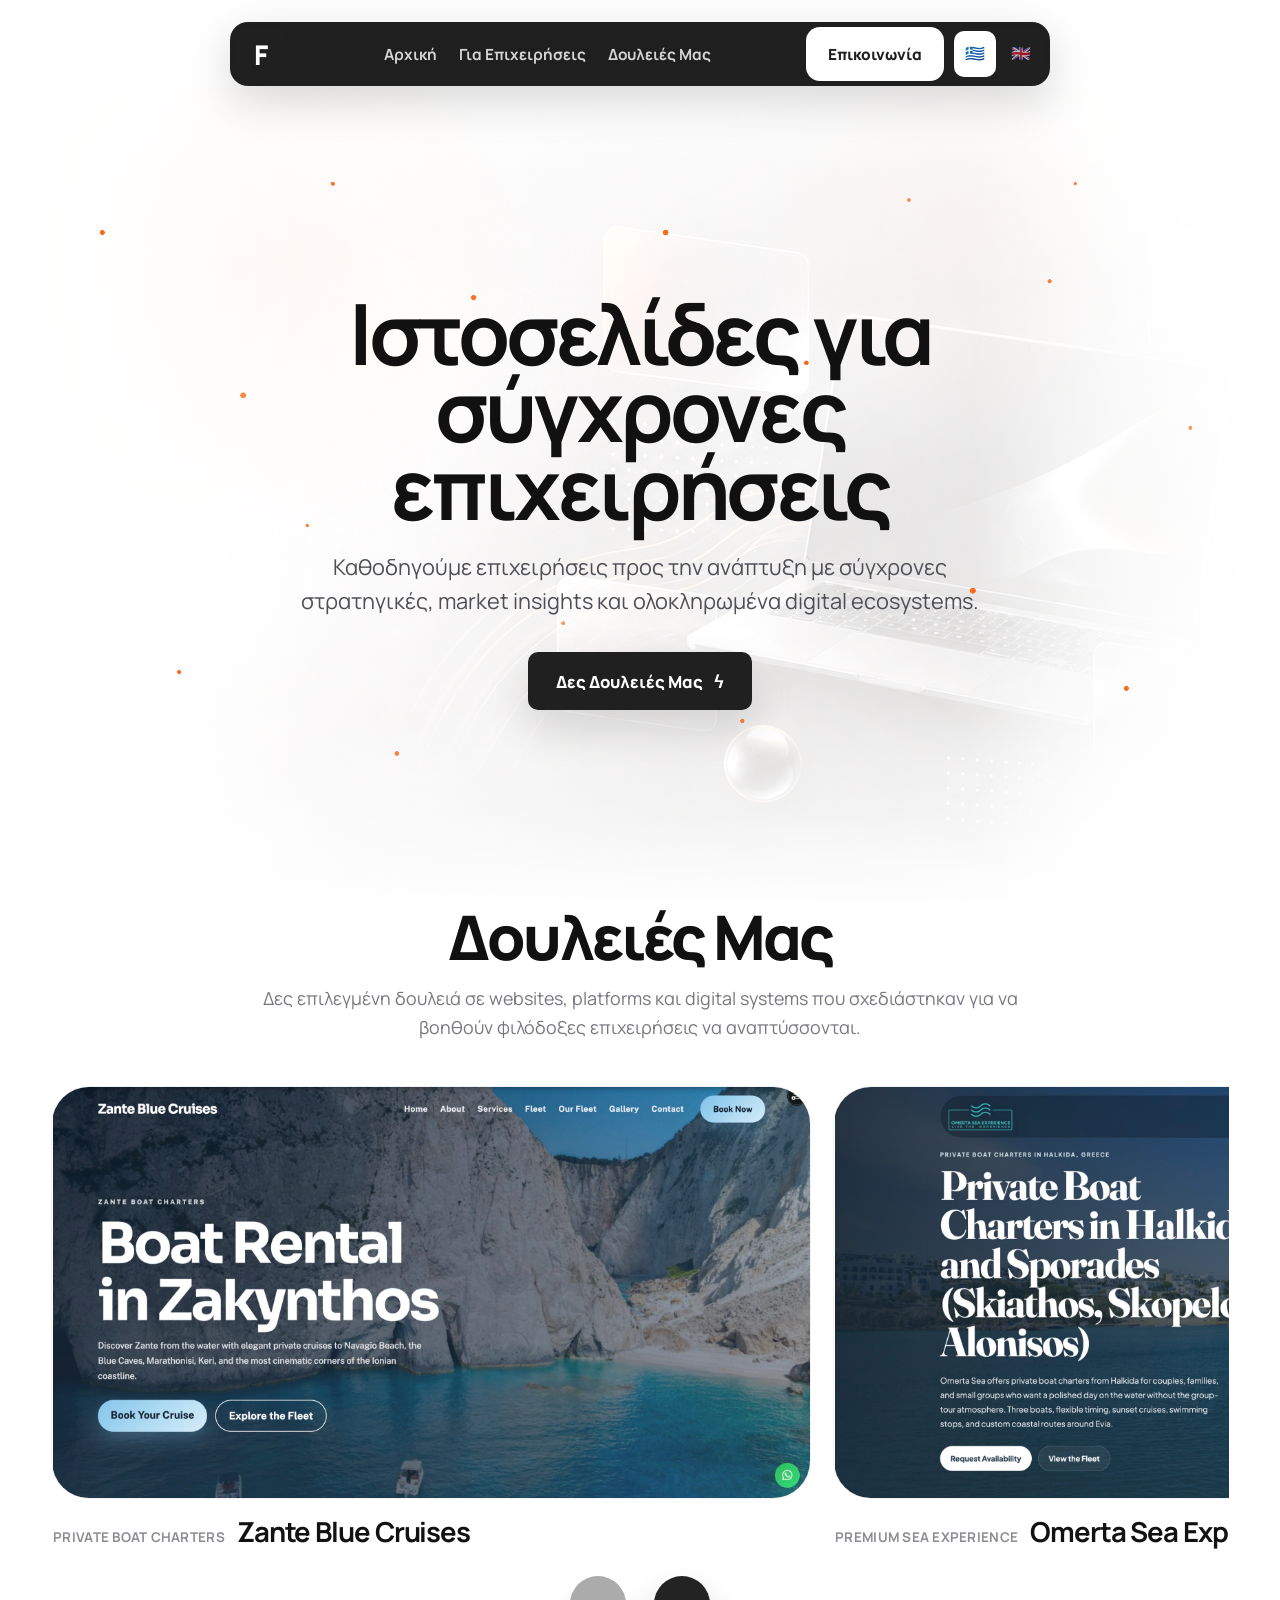
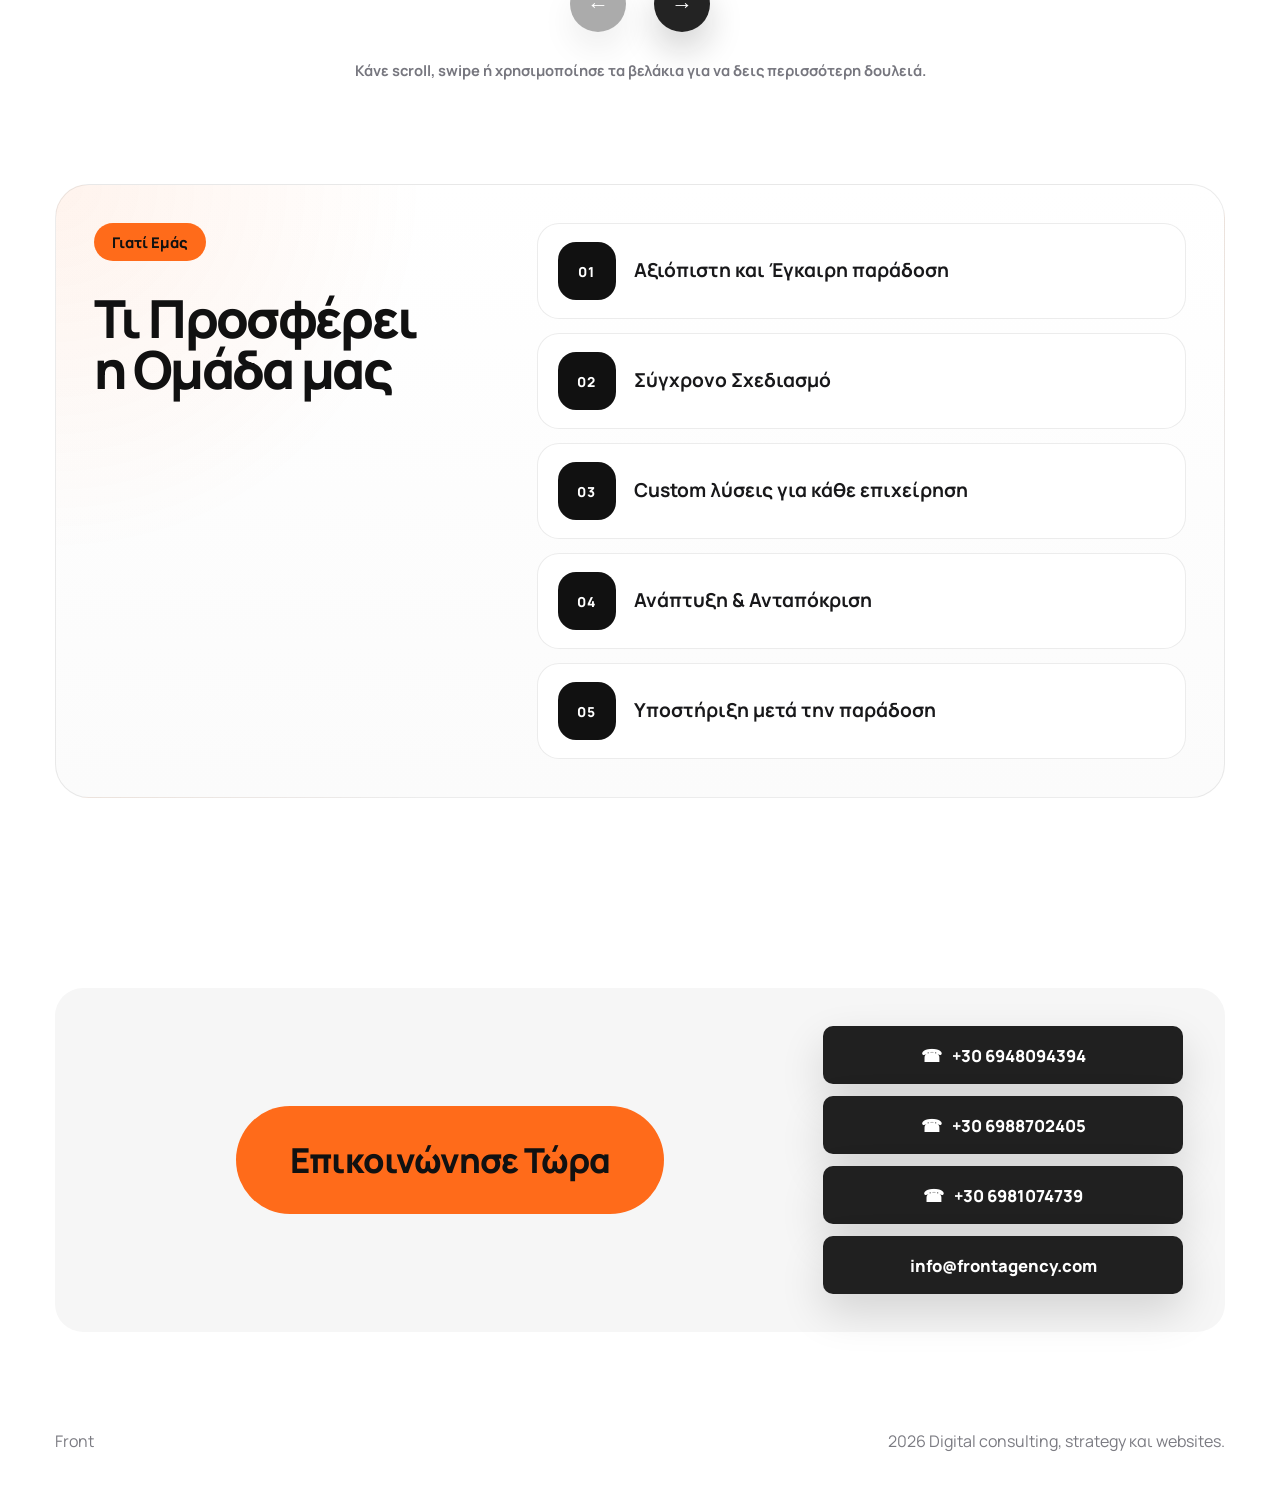
<file: index.html>
<!DOCTYPE html>
<html lang="el">
  <head>
    <meta charset="UTF-8" />
    <meta name="viewport" content="width=device-width, initial-scale=1.0" />
    <title>Front | Web Design, Digital Strategy & Automation Agency</title>
    <meta
      name="description"
      content="Η Front είναι digital agency στην Ελλάδα για επαγγελματικές ιστοσελίδες, digital strategy, CRM, automation και conversion systems που οδηγούν σε μετρήσιμη ανάπτυξη."
    />
    <meta name="robots" content="index, follow, max-image-preview:large" />
    <meta name="author" content="Front" />
    <meta name="theme-color" content="#ffffff" />
    <link rel="canonical" href="https://frontagency.com/" />
    <link rel="icon" href="/favicon.svg" type="image/svg+xml" />
    <link rel="manifest" href="/site.webmanifest" />
    <meta property="og:site_name" content="Front" />
    <meta property="og:type" content="website" />
    <meta property="og:title" content="Front | Web Design, Digital Strategy & Automation Agency" />
    <meta
      property="og:description"
      content="Professional websites, digital strategy, CRM, automation and conversion systems for ambitious businesses."
    />
    <meta property="og:url" content="https://frontagency.com/" />
    <meta property="og:image" content="https://frontagency.com/assets/generated/hero-tech-white-fade-v1.png" />
    <meta property="og:image:width" content="1717" />
    <meta property="og:image:height" content="916" />
    <meta property="og:image:alt" content="Front digital agency website hero preview" />
    <meta property="og:locale" content="el_GR" />
    <meta property="og:locale:alternate" content="en_US" />
    <meta name="twitter:card" content="summary_large_image" />
    <meta name="twitter:title" content="Front | Web Design, Digital Strategy & Automation Agency" />
    <meta
      name="twitter:description"
      content="Professional websites, digital strategy, CRM, automation and conversion systems for ambitious businesses."
    />
    <meta name="twitter:image" content="https://frontagency.com/assets/generated/hero-tech-white-fade-v1.png" />
    <script type="application/ld+json">
      {
        "@context": "https://schema.org",
        "@graph": [
          {
            "@type": "Organization",
            "@id": "https://frontagency.com/#organization",
            "name": "Front",
            "url": "https://frontagency.com/",
            "logo": "https://frontagency.com/favicon.svg",
            "email": "info@frontagency.com",
            "telephone": ["+306948094394", "+306988702405", "+306981074739"],
            "areaServed": ["GR", "EU", "GB", "US"],
            "sameAs": []
          },
          {
            "@type": "WebSite",
            "@id": "https://frontagency.com/#website",
            "url": "https://frontagency.com/",
            "name": "Front",
            "publisher": {
              "@id": "https://frontagency.com/#organization"
            },
            "inLanguage": ["el", "en"]
          },
          {
            "@type": "ProfessionalService",
            "@id": "https://frontagency.com/#professional-service",
            "name": "Front",
            "url": "https://frontagency.com/",
            "image": "https://frontagency.com/assets/generated/hero-tech-white-fade-v1.png",
            "email": "info@frontagency.com",
            "telephone": ["+306948094394", "+306988702405", "+306981074739"],
            "priceRange": "$$",
            "address": {
              "@type": "PostalAddress",
              "addressCountry": "GR"
            },
            "areaServed": ["Greece", "Europe", "United Kingdom", "United States"],
            "serviceType": [
              "Website Design and Development",
              "Digital Strategy",
              "CRM and Automation",
              "AI Implementation",
              "Analytics and Growth Insights"
            ]
          }
        ]
      }
    </script>
    <link rel="preconnect" href="https://fonts.googleapis.com" />
    <link rel="preconnect" href="https://fonts.gstatic.com" crossorigin />
    <link
      href="https://fonts.googleapis.com/css2?family=Instrument+Serif:ital@0;1&family=Manrope:wght@400;500;600;700;800&display=swap"
      rel="stylesheet"
    />
    <link rel="stylesheet" href="styles.css?v=front-business-page-12" />
  </head>
  <body>
    <header class="floating-nav" aria-label="Main navigation" data-i18n-attr="aria-label:navAria">
      <a class="logo-tile" href="#home" aria-label="Front home">
        <span>F</span>
      </a>
      <nav class="nav-links">
        <a href="#home" data-i18n="navHome">Home</a>
        <a href="for-businesses.html" data-i18n="navBusinesses">For Businesses</a>
        <a href="#cases" data-i18n="navAbout">Our Work</a>
      </nav>
      <div class="nav-actions">
        <a class="request-link" href="#contact" data-i18n="navContact">Contact</a>
        <div class="language-toggle" aria-label="Language selector" data-i18n-attr="aria-label:languageAria">
          <button class="language-button is-active" type="button" data-language="el" aria-pressed="true">
            <span class="language-flag" aria-hidden="true">🇬🇷</span>
          </button>
          <button class="language-button" type="button" data-language="en" aria-pressed="false">
            <span class="language-flag" aria-hidden="true">🇬🇧</span>
          </button>
        </div>
      </div>
      <button
        class="nav-toggle"
        type="button"
        aria-expanded="false"
        aria-controls="mobile-menu"
        aria-label="Open menu"
        data-i18n-attr="aria-label:menuOpenAria"
      >
        <span></span>
        <span></span>
        <span></span>
      </button>
    </header>
    <div class="mobile-menu" id="mobile-menu" hidden>
      <button class="mobile-menu-overlay" type="button" aria-label="Close menu" data-menu-close data-i18n-attr="aria-label:menuCloseAria"></button>
      <div class="mobile-menu-panel">
        <div class="mobile-menu-header">
          <strong data-i18n="menuLabel">Menu</strong>
          <button class="mobile-menu-close" type="button" aria-label="Close menu" data-menu-close data-i18n-attr="aria-label:menuCloseAria">×</button>
        </div>
        <nav class="mobile-menu-links" aria-label="Mobile navigation" data-i18n-attr="aria-label:mobileMenuAria">
          <a href="#home" data-i18n="navHome">Home</a>
          <a href="for-businesses.html" data-i18n="navBusinesses">For Businesses</a>
          <a href="#cases" data-i18n="navAbout">Our Work</a>
        </nav>
        <div class="mobile-menu-footer">
          <a class="mobile-menu-request" href="#contact" data-i18n="navContact">Contact</a>
          <div class="language-toggle mobile-menu-language" aria-label="Language selector" data-i18n-attr="aria-label:languageAria">
            <button class="language-button is-active" type="button" data-language="el" aria-pressed="true">
              <span class="language-flag" aria-hidden="true">🇬🇷</span>
            </button>
            <button class="language-button" type="button" data-language="en" aria-pressed="false">
              <span class="language-flag" aria-hidden="true">🇬🇧</span>
            </button>
          </div>
        </div>
      </div>
    </div>

    <main>
      <section class="hero" id="home">
        <div class="hero-visual" aria-hidden="true">
          <img src="assets/generated/hero-tech-white-fade-v1.png" alt="" loading="eager" />
        </div>
        <div class="particle-field" aria-hidden="true"></div>

        <div class="hero-inner reveal">
          <h1 data-i18n="heroTitle">Ιστοσελίδες για σύγχρονες επιχειρήσεις</h1>
          <p data-i18n="heroText">
            Guiding companies to success through innovative strategies, market insights and integrated
            digital ecosystems globally.
          </p>
          <a class="button button-dark" href="#cases"><span data-i18n="heroCta">Δες Δουλειές Μας</span> <span>ϟ</span></a>
        </div>
      </section>

      <section class="cases section" id="cases">
        <div class="cases-heading reveal">
          <h2 data-i18n="casesTitle">Cases</h2>
          <p data-i18n="casesText">
            Explore selected work across websites, platforms, and digital systems built to help
            ambitious businesses grow.
          </p>
        </div>

        <div class="cases-rail reveal delay-1">
          <div class="cases-track" aria-label="Selected work carousel">
            <a class="case-card-link case-card-link-featured" href="zante-blue-cruises.html" aria-label="Open Zante Blue Cruises case study">
              <article class="case-card case-card-website">
                <div class="case-visual case-visual-featured case-visual-project-full">
                  <img
                    src="assets/projects/zanteblue-project-main.jpg"
                    alt="Zante Blue Cruises featured project preview"
                    loading="lazy"
                    decoding="async"
                    width="2200"
                    height="1194"
                  />
                </div>
                <div class="case-meta">
                  <p class="case-category" data-i18n="caseTwoCategory">Private Boat Charters</p>
                  <h3 data-i18n="caseTwoTitle">Zante Blue Cruises</h3>
                </div>
              </article>
            </a>

            <a class="case-card-link case-card-link-featured" href="omerta-sea-experience.html" aria-label="Open Omerta Sea Experience case study">
              <article class="case-card case-card-mobile">
                <div class="case-visual case-visual-featured case-visual-project-full">
                  <img
                    src="assets/projects/omerta-project-main.jpg"
                    alt="Omerta Sea Experience featured project preview"
                    loading="lazy"
                    decoding="async"
                    width="2200"
                    height="1194"
                  />
                </div>
                <div class="case-meta">
                  <p class="case-category" data-i18n="caseOneCategory">Premium Sea Experience</p>
                  <h3 data-i18n="caseOneTitle">Omerta Sea Experience</h3>
                </div>
              </article>
            </a>

            <a class="case-card-link case-card-link-featured" href="marmoris-cruises.html" aria-label="Open Marmoris Cruises case study">
              <article class="case-card case-card-marmoris">
                <div class="case-visual case-visual-featured case-visual-project-full">
                  <img
                    src="assets/projects/marmoris-project-main.jpg"
                    alt="Marmoris Cruises featured project preview"
                    loading="lazy"
                    decoding="async"
                    width="2200"
                    height="1194"
                  />
                </div>
                <div class="case-meta">
                  <p class="case-category" data-i18n="caseThreeCategory">Zakynthos Boat Rentals</p>
                  <h3 data-i18n="caseThreeTitle">Marmoris Cruises</h3>
                </div>
              </article>
            </a>

          </div>
          <div class="cases-nav" aria-label="Project navigation" data-i18n-attr="aria-label:casesNavAria">
            <button
              class="cases-arrow"
              type="button"
              data-cases-prev
              aria-label="Show previous projects"
              data-i18n-attr="aria-label:casesPrevAria"
            >
              <span aria-hidden="true">←</span>
            </button>
            <button
              class="cases-arrow"
              type="button"
              data-cases-next
              aria-label="Show more projects"
              data-i18n-attr="aria-label:casesNextAria"
            >
              <span aria-hidden="true">→</span>
            </button>
          </div>
          <p class="cases-hint">
            <span data-i18n="casesHint">Scroll, swipe, or use the arrows to explore more work.</span>
          </p>
        </div>
      </section>

      <section class="why-us section">
        <div class="why-us-shell reveal">
          <div class="why-us-copy">
            <span class="orange-pill" data-i18n="whyUsPill">Γιατί Εμάς</span>
            <h2 data-i18n="whyUsTitle">Τι Προσφέρει η Ομάδα μας</h2>
          </div>
          <div class="why-us-list" aria-label="Γιατί να επιλέξεις την Ομάδα μας" data-i18n-attr="aria-label:whyUsAria">
            <article class="why-us-item">
              <span class="why-us-bullet" aria-hidden="true">01</span>
              <p data-i18n="whyUsOne">Αξιόπιστη και Έγκαιρη παράδοση</p>
            </article>
            <article class="why-us-item">
              <span class="why-us-bullet" aria-hidden="true">02</span>
              <p data-i18n="whyUsTwo">Σύγχρονο Σχεδιασμό</p>
            </article>
            <article class="why-us-item">
              <span class="why-us-bullet" aria-hidden="true">03</span>
              <p data-i18n="whyUsThree">Custom λύσεις για κάθε επιχείρηση</p>
            </article>
            <article class="why-us-item">
              <span class="why-us-bullet" aria-hidden="true">04</span>
              <p data-i18n="whyUsFour">Ανάπτυξη &amp; Ανταπόκριση</p>
            </article>
            <article class="why-us-item">
              <span class="why-us-bullet" aria-hidden="true">05</span>
              <p data-i18n="whyUsFive">Υποστήριξη μετά την παράδοση</p>
            </article>
          </div>
        </div>
      </section>

      <section class="request-section section" id="contact">
        <div class="request-panel reveal">
          <div class="request-copy">
            <span class="request-title-accent" data-i18n="requestAccent">Επικοινώνησε Τώρα</span>
          </div>
          <div class="request-actions">
            <a class="button button-dark contact-number" href="tel:+306948094394" aria-label="Call management">
              <span class="contact-number-icon" aria-hidden="true">&#9742;</span>
              <span>+30 6948094394</span>
            </a>
            <a class="button button-dark contact-number" href="tel:+306988702405" aria-label="Call technician">
              <span class="contact-number-icon" aria-hidden="true">&#9742;</span>
              <span>+30 6988702405</span>
            </a>
            <a class="button button-dark contact-number" href="tel:+306981074739" aria-label="Call contact">
              <span class="contact-number-icon" aria-hidden="true">&#9742;</span>
              <span>+30 6981074739</span>
            </a>
            <a class="button button-dark contact-email" href="mailto:info@frontagency.com">info@frontagency.com</a>
          </div>
        </div>
      </section>
    </main>

    <footer class="footer">
      <p>Front</p>
      <p><span id="year"></span> <span data-i18n="footerText">Digital consulting, strategy and websites.</span></p>
    </footer>

    <script src="script.js?v=front-seo-13"></script>
  </body>
</html>
</file>
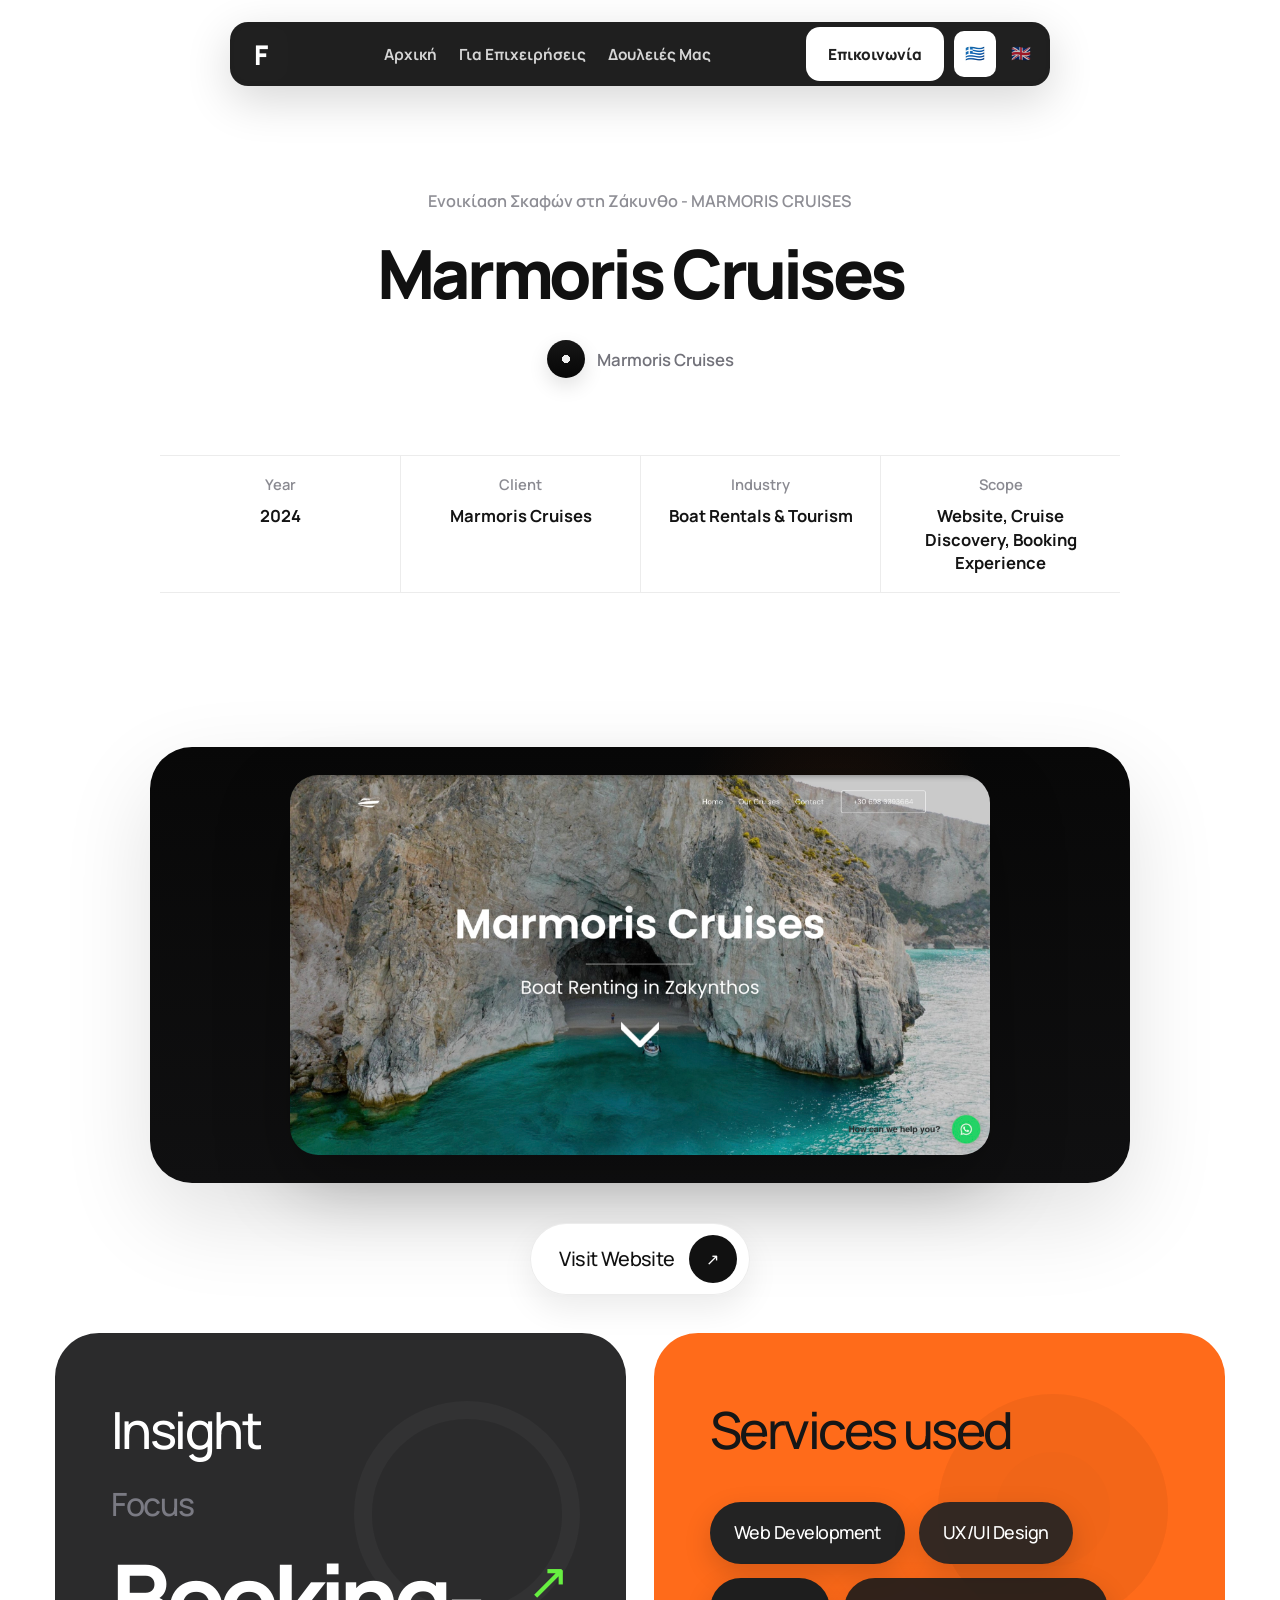
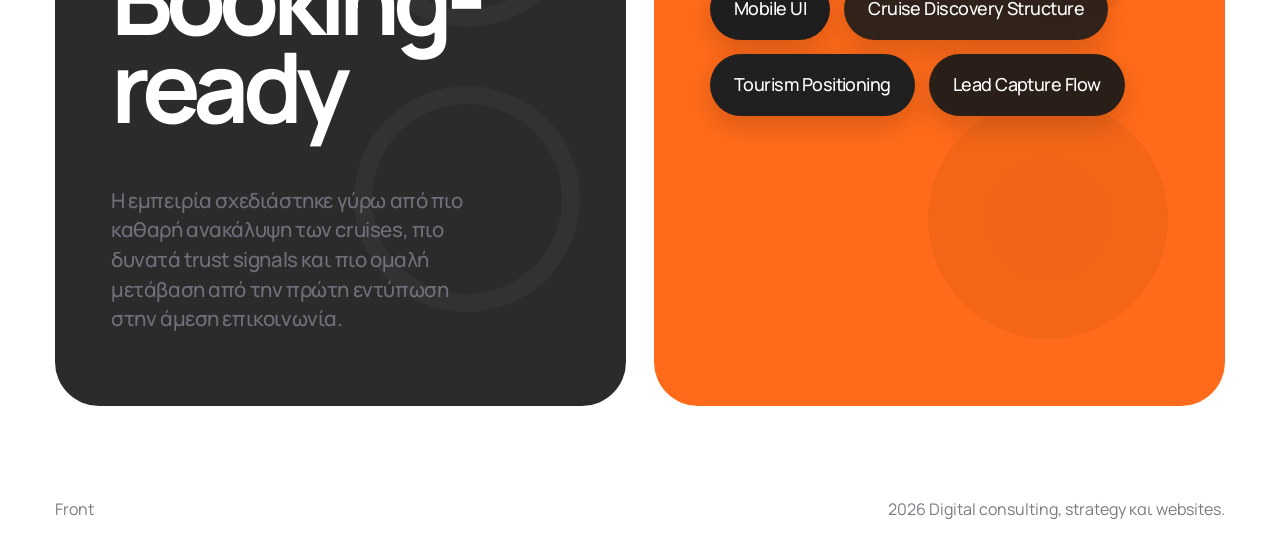
<file: marmoris-cruises.html>
<!DOCTYPE html>
<html lang="el">
  <head>
    <meta charset="UTF-8" />
    <meta name="viewport" content="width=device-width, initial-scale=1.0" />
    <title>Marmoris Cruises Website Case Study | Front</title>
    <meta
      name="description"
      content="Case study για το Marmoris Cruises: Zakynthos boat-rental website, cruise discovery structure, mobile UI και lead capture flow από τη Front."
    />
    <meta name="robots" content="index, follow, max-image-preview:large" />
    <meta name="author" content="Front" />
    <meta name="theme-color" content="#ffffff" />
    <link rel="canonical" href="https://frontagency.com/marmoris-cruises.html" />
    <link rel="icon" href="/favicon.svg" type="image/svg+xml" />
    <link rel="manifest" href="/site.webmanifest" />
    <meta property="og:site_name" content="Front" />
    <meta property="og:type" content="article" />
    <meta property="og:title" content="Marmoris Cruises Website Case Study | Front" />
    <meta
      property="og:description"
      content="Zakynthos boat-rental website, cruise discovery structure, mobile UI and lead capture flow for Marmoris Cruises."
    />
    <meta property="og:url" content="https://frontagency.com/marmoris-cruises.html" />
    <meta property="og:image" content="https://frontagency.com/assets/projects/marmoris-project-main.jpg" />
    <meta property="og:image:width" content="2200" />
    <meta property="og:image:height" content="1194" />
    <meta property="og:image:alt" content="Marmoris Cruises website project preview" />
    <meta property="og:locale" content="el_GR" />
    <meta property="og:locale:alternate" content="en_US" />
    <meta name="twitter:card" content="summary_large_image" />
    <meta name="twitter:title" content="Marmoris Cruises Website Case Study | Front" />
    <meta
      name="twitter:description"
      content="Zakynthos boat-rental website, cruise discovery structure, mobile UI and lead capture flow for Marmoris Cruises."
    />
    <meta name="twitter:image" content="https://frontagency.com/assets/projects/marmoris-project-main.jpg" />
    <script type="application/ld+json">
      {
        "@context": "https://schema.org",
        "@type": "CreativeWork",
        "@id": "https://frontagency.com/marmoris-cruises.html#case-study",
        "name": "Marmoris Cruises Website Case Study",
        "url": "https://frontagency.com/marmoris-cruises.html",
        "image": "https://frontagency.com/assets/projects/marmoris-project-main.jpg",
        "author": {
          "@type": "Organization",
          "name": "Front",
          "url": "https://frontagency.com/"
        },
        "about": "Website, cruise discovery and booking experience for Marmoris Cruises",
        "datePublished": "2024-01-01",
        "inLanguage": ["el", "en"]
      }
    </script>
    <link rel="preconnect" href="https://fonts.googleapis.com" />
    <link rel="preconnect" href="https://fonts.gstatic.com" crossorigin />
    <link
      href="https://fonts.googleapis.com/css2?family=Instrument+Serif:ital@0;1&family=Manrope:wght@400;500;600;700;800&display=swap"
      rel="stylesheet"
    />
    <link rel="stylesheet" href="styles.css?v=front-business-page-12" />
  </head>
  <body data-page="marmorisCase">
    <header class="floating-nav case-study-nav" aria-label="Main navigation" data-i18n-attr="aria-label:navAria">
      <a class="logo-tile" href="index.html#home" aria-label="Front home">
        <span>F</span>
      </a>
      <nav class="nav-links">
        <a href="index.html#home" data-i18n="navHome">Home</a>
        <a href="for-businesses.html" data-i18n="navBusinesses">For Businesses</a>
        <a href="index.html#cases" data-i18n="navAbout">About</a>
      </nav>
      <div class="nav-actions">
        <a class="request-link" href="index.html#contact" data-i18n="navContact">Contact</a>
        <div class="language-toggle" aria-label="Language selector" data-i18n-attr="aria-label:languageAria">
          <button class="language-button is-active" type="button" data-language="el" aria-pressed="true">
            <span class="language-flag" aria-hidden="true">🇬🇷</span>
          </button>
          <button class="language-button" type="button" data-language="en" aria-pressed="false">
            <span class="language-flag" aria-hidden="true">🇬🇧</span>
          </button>
        </div>
      </div>
      <button
        class="nav-toggle"
        type="button"
        aria-expanded="false"
        aria-controls="mobile-menu"
        aria-label="Open menu"
        data-i18n-attr="aria-label:menuOpenAria"
      >
        <span></span>
        <span></span>
        <span></span>
      </button>
    </header>
    <div class="mobile-menu" id="mobile-menu" hidden>
      <button class="mobile-menu-overlay" type="button" aria-label="Close menu" data-menu-close data-i18n-attr="aria-label:menuCloseAria"></button>
      <div class="mobile-menu-panel">
        <div class="mobile-menu-header">
          <strong data-i18n="menuLabel">Menu</strong>
          <button class="mobile-menu-close" type="button" aria-label="Close menu" data-menu-close data-i18n-attr="aria-label:menuCloseAria">×</button>
        </div>
        <nav class="mobile-menu-links" aria-label="Mobile navigation" data-i18n-attr="aria-label:mobileMenuAria">
          <a href="index.html#home" data-i18n="navHome">Home</a>
          <a href="for-businesses.html" data-i18n="navBusinesses">For Businesses</a>
          <a href="index.html#cases" data-i18n="navAbout">About</a>
        </nav>
        <div class="mobile-menu-footer">
          <a class="mobile-menu-request" href="index.html#contact" data-i18n="navContact">Contact</a>
          <div class="language-toggle mobile-menu-language" aria-label="Language selector" data-i18n-attr="aria-label:languageAria">
            <button class="language-button is-active" type="button" data-language="el" aria-pressed="true">
              <span class="language-flag" aria-hidden="true">🇬🇷</span>
            </button>
            <button class="language-button" type="button" data-language="en" aria-pressed="false">
              <span class="language-flag" aria-hidden="true">🇬🇧</span>
            </button>
          </div>
        </div>
      </div>
    </div>

    <main class="case-study-page">
      <section class="case-study-hero section">
        <div class="case-study-copy reveal">
          <p class="case-study-kicker" data-i18n="marmorisKicker">Boat Renting in Zakynthos - MARMORIS CRUISES</p>
          <h1 data-i18n="marmorisTitle">Marmoris Cruises</h1>

          <div class="case-study-client-row">
            <span class="case-study-client-mark" aria-hidden="true"></span>
            <span data-i18n="marmorisClientName">Marmoris Cruises</span>
          </div>
        </div>

        <div class="case-study-meta reveal delay-1">
          <article>
            <span data-i18n="marmorisMetaYearLabel">Year</span>
            <strong data-i18n="marmorisMetaYearValue">2024</strong>
          </article>
          <article>
            <span data-i18n="marmorisMetaClientLabel">Client</span>
            <strong data-i18n="marmorisMetaClientValue">Marmoris Cruises</strong>
          </article>
          <article>
            <span data-i18n="marmorisMetaIndustryLabel">Industry</span>
            <strong data-i18n="marmorisMetaIndustryValue">Boat Rentals & Tourism</strong>
          </article>
          <article>
            <span data-i18n="marmorisMetaScopeLabel">Scope</span>
            <strong data-i18n="marmorisMetaScopeValue">Website, Cruise Discovery, Booking Experience</strong>
          </article>
        </div>
      </section>

      <section class="case-study-showcase reveal delay-2">
        <div class="case-study-showcase-frame">
          <img
            class="case-study-featured-image"
            src="assets/projects/marmoris-project-main.jpg"
            alt="Marmoris Cruises featured project presentation"
            width="2200"
            height="1194"
          />
        </div>
      </section>

      <section class="case-study-results section">
        <div class="case-study-results-link reveal">
          <a class="case-study-link-pill" href="https://marmoris-cruises.com/" target="_blank" rel="noreferrer">
            <span class="case-study-link-pill-label" data-i18n="caseStudyWebsiteLink">Visit Website</span>
            <span class="case-study-link-pill-icon" aria-hidden="true">↗</span>
          </a>
        </div>

        <div class="case-study-results-grid">
          <article class="case-study-result-card case-study-result-card-insight reveal">
            <h2 data-i18n="marmorisInsightTitle">Insight</h2>
            <span class="case-study-result-label" data-i18n="marmorisInsightLabel">Focus</span>
            <div class="case-study-result-metric">
              <strong data-i18n="marmorisInsightValue">Booking-ready</strong>
              <span aria-hidden="true">↗</span>
            </div>
            <p data-i18n="marmorisInsightText">
              The experience was shaped around clearer cruise discovery, stronger trust signals, and a smoother path from first impression to direct contact.
            </p>
          </article>

          <article class="case-study-result-card case-study-result-card-services reveal delay-1">
            <h2 data-i18n="caseStudyServicesTitle">Services used</h2>
            <div class="case-study-service-tags">
              <span class="case-study-service-tag case-study-service-tag-a" data-i18n="marmorisServiceOne">Web Development</span>
              <span class="case-study-service-tag case-study-service-tag-b" data-i18n="marmorisServiceTwo">UX/UI Design</span>
              <span class="case-study-service-tag case-study-service-tag-c" data-i18n="marmorisServiceThree">Mobile UI</span>
              <span class="case-study-service-tag case-study-service-tag-d" data-i18n="marmorisServiceFour">Cruise Discovery Structure</span>
              <span class="case-study-service-tag case-study-service-tag-e" data-i18n="marmorisServiceFive">Tourism Positioning</span>
              <span class="case-study-service-tag case-study-service-tag-f" data-i18n="marmorisServiceSix">Lead Capture Flow</span>
            </div>
          </article>
        </div>
      </section>
    </main>

    <footer class="footer">
      <p>Front</p>
      <p><span id="year"></span> <span data-i18n="footerText">Digital consulting, strategy and websites.</span></p>
    </footer>

    <script src="script.js?v=front-seo-13"></script>
  </body>
</html>
</file>
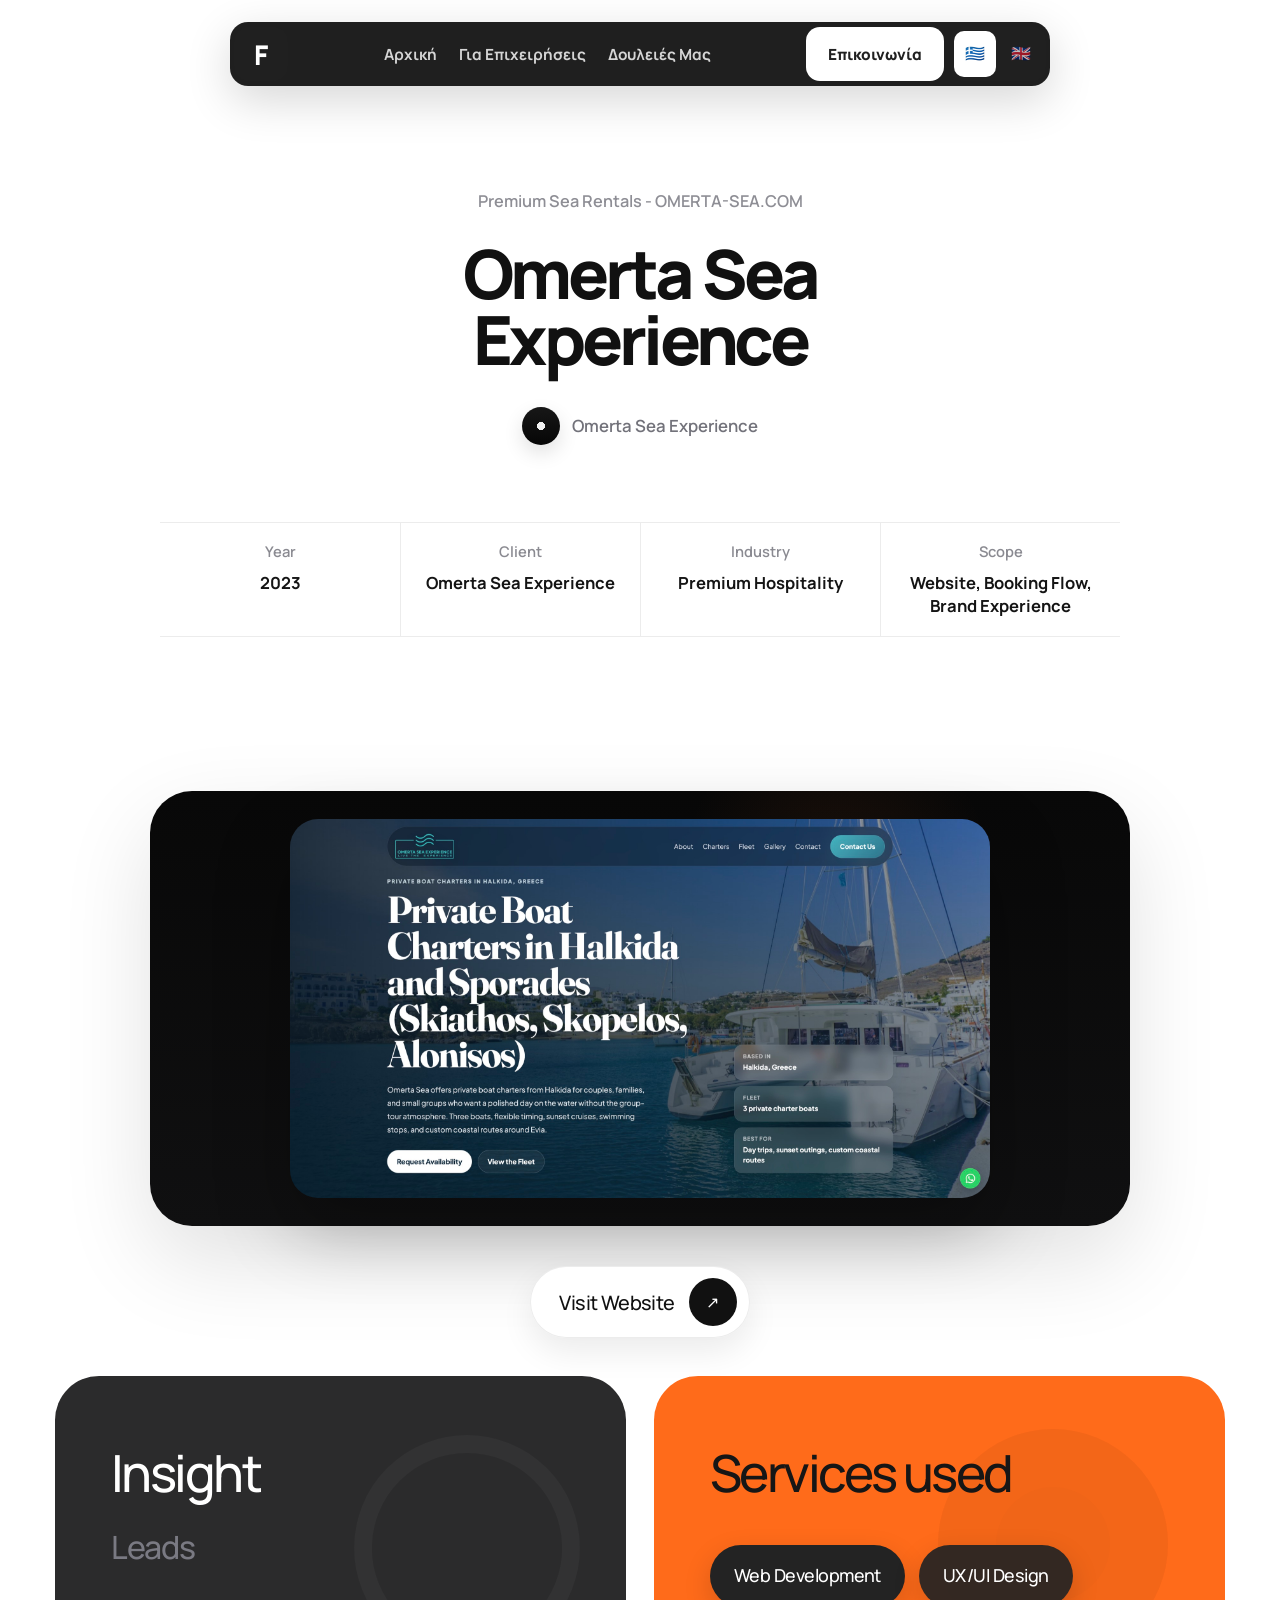
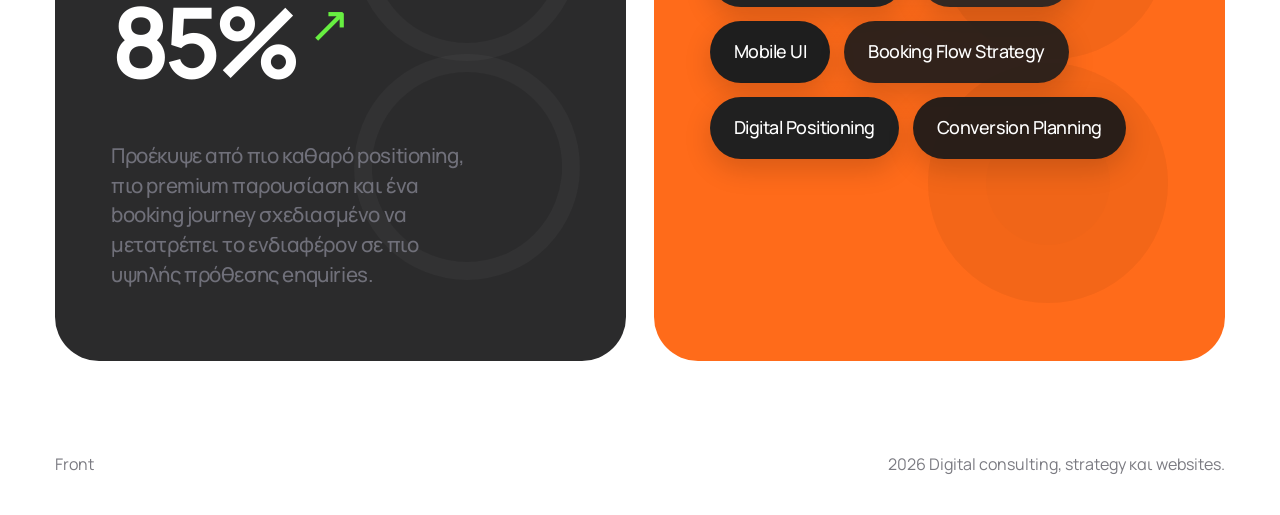
<file: omerta-sea-experience.html>
<!DOCTYPE html>
<html lang="el">
  <head>
    <meta charset="UTF-8" />
    <meta name="viewport" content="width=device-width, initial-scale=1.0" />
    <title>Omerta Sea Experience Website Case Study | Front</title>
    <meta
      name="description"
      content="Case study για το Omerta Sea Experience: premium hospitality website, booking flow, digital positioning και conversion planning από τη Front."
    />
    <meta name="robots" content="index, follow, max-image-preview:large" />
    <meta name="author" content="Front" />
    <meta name="theme-color" content="#ffffff" />
    <link rel="canonical" href="https://frontagency.com/omerta-sea-experience.html" />
    <link rel="icon" href="/favicon.svg" type="image/svg+xml" />
    <link rel="manifest" href="/site.webmanifest" />
    <meta property="og:site_name" content="Front" />
    <meta property="og:type" content="article" />
    <meta property="og:title" content="Omerta Sea Experience Website Case Study | Front" />
    <meta
      property="og:description"
      content="Premium hospitality website, booking flow, digital positioning and conversion planning for Omerta Sea Experience."
    />
    <meta property="og:url" content="https://frontagency.com/omerta-sea-experience.html" />
    <meta property="og:image" content="https://frontagency.com/assets/projects/omerta-project-main.jpg" />
    <meta property="og:image:width" content="2200" />
    <meta property="og:image:height" content="1194" />
    <meta property="og:image:alt" content="Omerta Sea Experience website project preview" />
    <meta property="og:locale" content="el_GR" />
    <meta property="og:locale:alternate" content="en_US" />
    <meta name="twitter:card" content="summary_large_image" />
    <meta name="twitter:title" content="Omerta Sea Experience Website Case Study | Front" />
    <meta
      name="twitter:description"
      content="Premium hospitality website, booking flow, digital positioning and conversion planning for Omerta Sea Experience."
    />
    <meta name="twitter:image" content="https://frontagency.com/assets/projects/omerta-project-main.jpg" />
    <script type="application/ld+json">
      {
        "@context": "https://schema.org",
        "@type": "CreativeWork",
        "@id": "https://frontagency.com/omerta-sea-experience.html#case-study",
        "name": "Omerta Sea Experience Website Case Study",
        "url": "https://frontagency.com/omerta-sea-experience.html",
        "image": "https://frontagency.com/assets/projects/omerta-project-main.jpg",
        "author": {
          "@type": "Organization",
          "name": "Front",
          "url": "https://frontagency.com/"
        },
        "about": "Website, booking flow and brand experience for Omerta Sea Experience",
        "datePublished": "2023-01-01",
        "inLanguage": ["el", "en"]
      }
    </script>
    <link rel="preconnect" href="https://fonts.googleapis.com" />
    <link rel="preconnect" href="https://fonts.gstatic.com" crossorigin />
    <link
      href="https://fonts.googleapis.com/css2?family=Instrument+Serif:ital@0;1&family=Manrope:wght@400;500;600;700;800&display=swap"
      rel="stylesheet"
    />
    <link rel="stylesheet" href="styles.css?v=front-business-page-12" />
  </head>
  <body data-page="omertaCase">
    <header class="floating-nav case-study-nav" aria-label="Main navigation" data-i18n-attr="aria-label:navAria">
      <a class="logo-tile" href="index.html#home" aria-label="Front home">
        <span>F</span>
      </a>
      <nav class="nav-links">
        <a href="index.html#home" data-i18n="navHome">Home</a>
        <a href="for-businesses.html" data-i18n="navBusinesses">For Businesses</a>
        <a href="index.html#cases" data-i18n="navAbout">About</a>
      </nav>
      <div class="nav-actions">
        <a class="request-link" href="index.html#contact" data-i18n="navContact">Contact</a>
        <div class="language-toggle" aria-label="Language selector" data-i18n-attr="aria-label:languageAria">
          <button class="language-button is-active" type="button" data-language="el" aria-pressed="true">
            <span class="language-flag" aria-hidden="true">🇬🇷</span>
          </button>
          <button class="language-button" type="button" data-language="en" aria-pressed="false">
            <span class="language-flag" aria-hidden="true">🇬🇧</span>
          </button>
        </div>
      </div>
      <button
        class="nav-toggle"
        type="button"
        aria-expanded="false"
        aria-controls="mobile-menu"
        aria-label="Open menu"
        data-i18n-attr="aria-label:menuOpenAria"
      >
        <span></span>
        <span></span>
        <span></span>
      </button>
    </header>
    <div class="mobile-menu" id="mobile-menu" hidden>
      <button class="mobile-menu-overlay" type="button" aria-label="Close menu" data-menu-close data-i18n-attr="aria-label:menuCloseAria"></button>
      <div class="mobile-menu-panel">
        <div class="mobile-menu-header">
          <strong data-i18n="menuLabel">Menu</strong>
          <button class="mobile-menu-close" type="button" aria-label="Close menu" data-menu-close data-i18n-attr="aria-label:menuCloseAria">×</button>
        </div>
        <nav class="mobile-menu-links" aria-label="Mobile navigation" data-i18n-attr="aria-label:mobileMenuAria">
          <a href="index.html#home" data-i18n="navHome">Home</a>
          <a href="for-businesses.html" data-i18n="navBusinesses">For Businesses</a>
          <a href="index.html#cases" data-i18n="navAbout">About</a>
        </nav>
        <div class="mobile-menu-footer">
          <a class="mobile-menu-request" href="index.html#contact" data-i18n="navContact">Contact</a>
          <div class="language-toggle mobile-menu-language" aria-label="Language selector" data-i18n-attr="aria-label:languageAria">
            <button class="language-button is-active" type="button" data-language="el" aria-pressed="true">
              <span class="language-flag" aria-hidden="true">🇬🇷</span>
            </button>
            <button class="language-button" type="button" data-language="en" aria-pressed="false">
              <span class="language-flag" aria-hidden="true">🇬🇧</span>
            </button>
          </div>
        </div>
      </div>
    </div>

    <main class="case-study-page">
      <section class="case-study-hero section">
        <div class="case-study-copy reveal">
          <p class="case-study-kicker" data-i18n="omertaKicker">Premium Sea Rentals - OMERTA-SEA.COM</p>
          <h1 data-i18n="omertaTitle">Omerta Sea Experience</h1>

          <div class="case-study-client-row">
            <span class="case-study-client-mark" aria-hidden="true"></span>
            <span data-i18n="omertaClientName">Omerta Sea Experience</span>
          </div>
        </div>

        <div class="case-study-meta reveal delay-1">
          <article>
            <span data-i18n="omertaMetaYearLabel">Year</span>
            <strong data-i18n="omertaMetaYearValue">2023</strong>
          </article>
          <article>
            <span data-i18n="omertaMetaClientLabel">Client</span>
            <strong data-i18n="omertaMetaClientValue">Omerta Sea Experience</strong>
          </article>
          <article>
            <span data-i18n="omertaMetaIndustryLabel">Industry</span>
            <strong data-i18n="omertaMetaIndustryValue">Premium Hospitality</strong>
          </article>
          <article>
            <span data-i18n="omertaMetaScopeLabel">Scope</span>
            <strong data-i18n="omertaMetaScopeValue">Website, Booking Flow, Brand Experience</strong>
          </article>
        </div>
      </section>

      <section class="case-study-showcase reveal delay-2">
        <div class="case-study-showcase-frame">
          <img
            class="case-study-featured-image"
            src="assets/projects/omerta-project-main.jpg"
            alt="Omerta Sea Experience featured project presentation"
            width="2200"
            height="1194"
          />
        </div>
      </section>

      <section class="case-study-results section">
        <div class="case-study-results-link reveal">
          <a class="case-study-link-pill" href="https://www.omerta-sea.com/" target="_blank" rel="noreferrer">
            <span class="case-study-link-pill-label" data-i18n="caseStudyWebsiteLink">Visit Website</span>
            <span class="case-study-link-pill-icon" aria-hidden="true">↗</span>
          </a>
        </div>

        <div class="case-study-results-grid">
          <article class="case-study-result-card case-study-result-card-insight reveal">
            <h2 data-i18n="omertaInsightTitle">Insight</h2>
            <span class="case-study-result-label" data-i18n="omertaInsightLabel">Leads</span>
            <div class="case-study-result-metric">
              <strong data-i18n="omertaInsightValue">85%</strong>
              <span aria-hidden="true">↗</span>
            </div>
            <p data-i18n="omertaInsightText">
              Resulted from sharper positioning, a cleaner premium presentation, and a booking
              journey designed to turn attention into higher-intent enquiries.
            </p>
          </article>

          <article class="case-study-result-card case-study-result-card-services reveal delay-1">
            <h2 data-i18n="caseStudyServicesTitle">Services used</h2>
            <div class="case-study-service-tags">
              <span class="case-study-service-tag case-study-service-tag-a" data-i18n="omertaServiceOne">Web Development</span>
              <span class="case-study-service-tag case-study-service-tag-b" data-i18n="omertaServiceTwo">UX/UI Design</span>
              <span class="case-study-service-tag case-study-service-tag-c" data-i18n="omertaServiceThree">Mobile UI</span>
              <span class="case-study-service-tag case-study-service-tag-d" data-i18n="omertaServiceFour">Booking Flow Strategy</span>
              <span class="case-study-service-tag case-study-service-tag-e" data-i18n="omertaServiceFive">Digital Positioning</span>
              <span class="case-study-service-tag case-study-service-tag-f" data-i18n="omertaServiceSix">Conversion Planning</span>
            </div>
          </article>
        </div>
      </section>
    </main>

    <footer class="footer">
      <p>Front</p>
      <p><span id="year"></span> <span data-i18n="footerText">Digital consulting, strategy and websites.</span></p>
    </footer>

    <script src="script.js?v=front-seo-13"></script>
  </body>
</html>
</file>
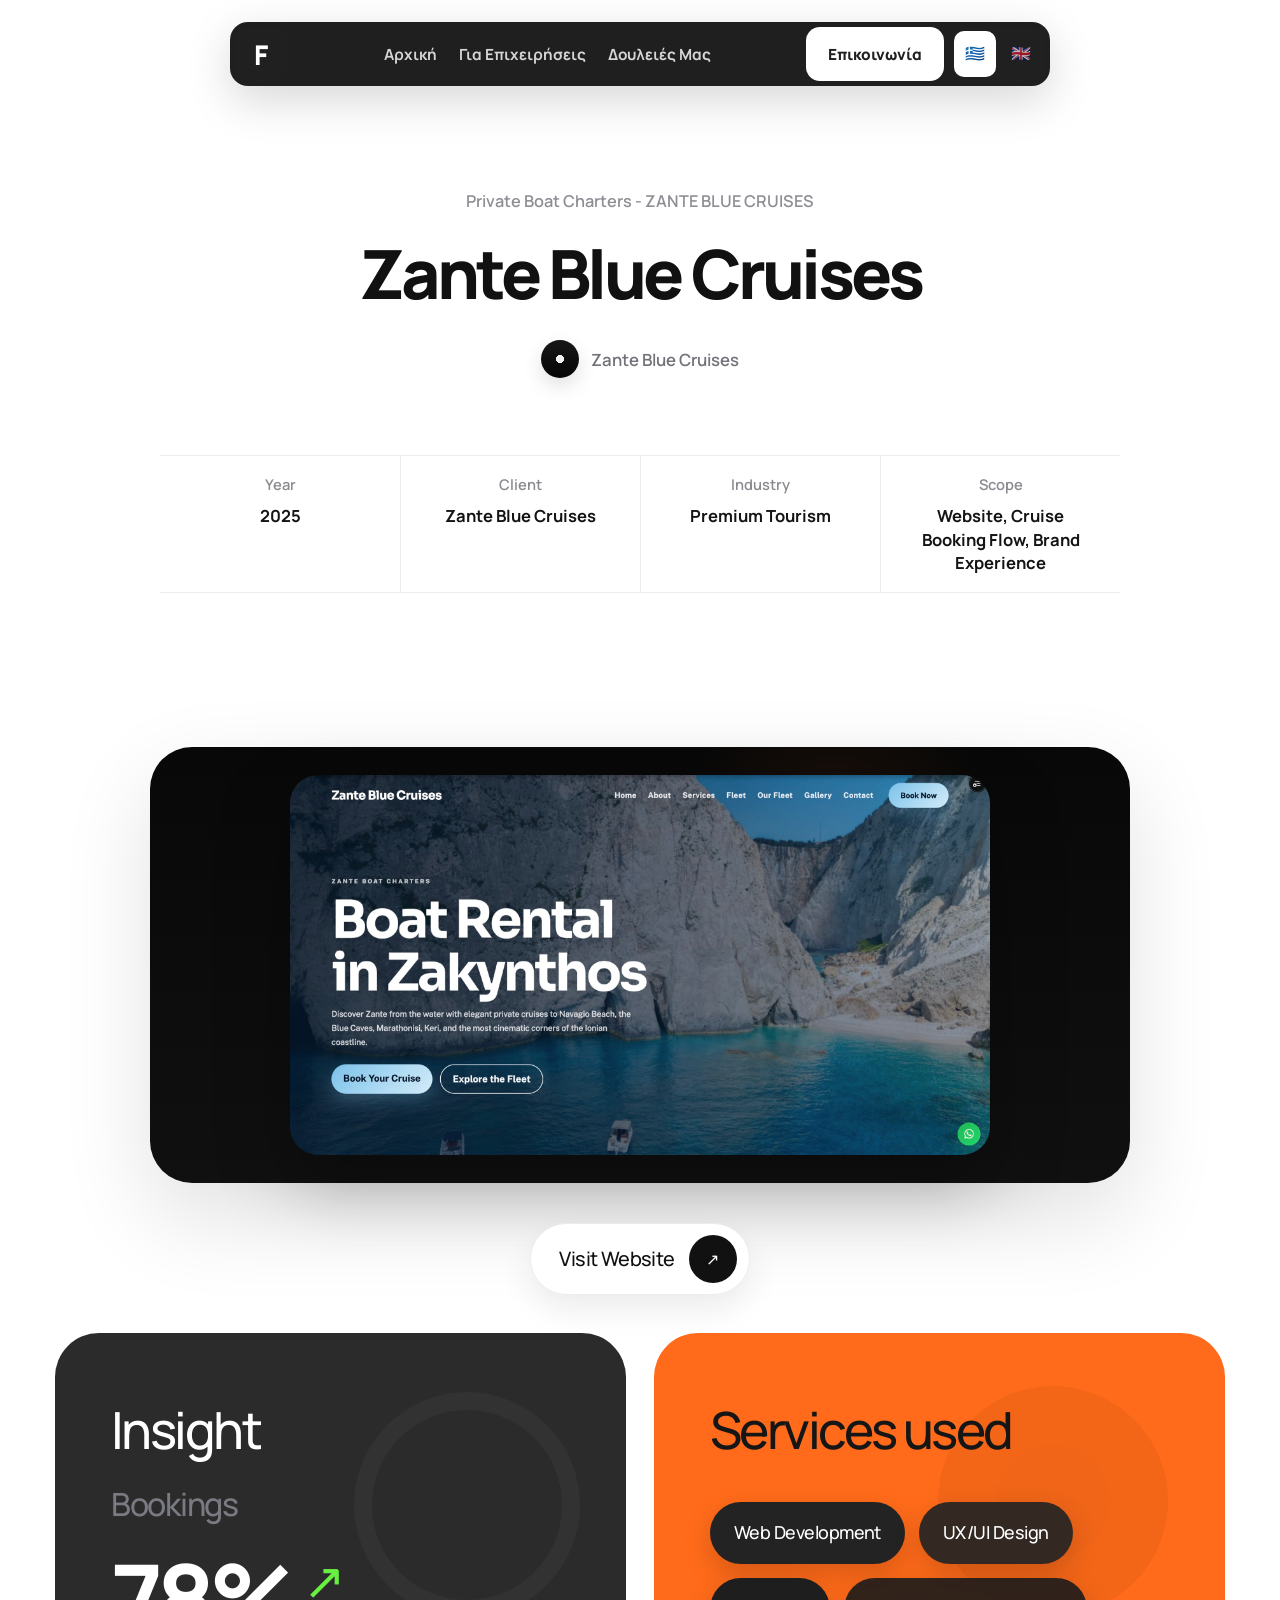
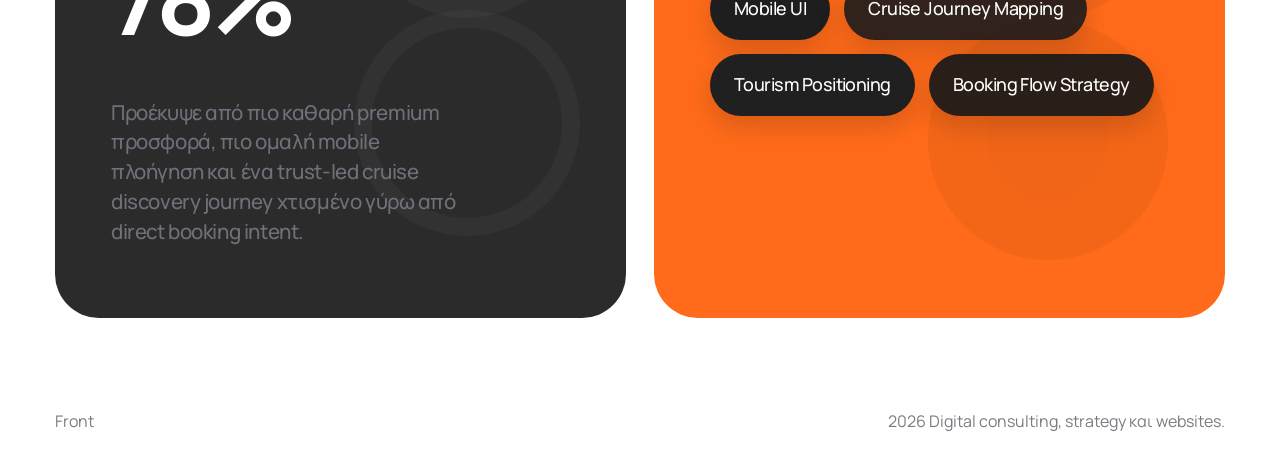
<file: zante-blue-cruises.html>
<!DOCTYPE html>
<html lang="el">
  <head>
    <meta charset="UTF-8" />
    <meta name="viewport" content="width=device-width, initial-scale=1.0" />
    <title>Zante Blue Cruises Website Case Study | Front</title>
    <meta
      name="description"
      content="Case study για το Zante Blue Cruises: premium private-charter website, mobile cruise discovery και booking flow strategy από τη Front."
    />
    <meta name="robots" content="index, follow, max-image-preview:large" />
    <meta name="author" content="Front" />
    <meta name="theme-color" content="#ffffff" />
    <link rel="canonical" href="https://frontagency.com/zante-blue-cruises.html" />
    <link rel="icon" href="/favicon.svg" type="image/svg+xml" />
    <link rel="manifest" href="/site.webmanifest" />
    <meta property="og:site_name" content="Front" />
    <meta property="og:type" content="article" />
    <meta property="og:title" content="Zante Blue Cruises Website Case Study | Front" />
    <meta
      property="og:description"
      content="Premium private-charter website, mobile cruise discovery and booking flow strategy for Zante Blue Cruises."
    />
    <meta property="og:url" content="https://frontagency.com/zante-blue-cruises.html" />
    <meta property="og:image" content="https://frontagency.com/assets/projects/zanteblue-project-main.jpg" />
    <meta property="og:image:width" content="2200" />
    <meta property="og:image:height" content="1194" />
    <meta property="og:image:alt" content="Zante Blue Cruises website project preview" />
    <meta property="og:locale" content="el_GR" />
    <meta property="og:locale:alternate" content="en_US" />
    <meta name="twitter:card" content="summary_large_image" />
    <meta name="twitter:title" content="Zante Blue Cruises Website Case Study | Front" />
    <meta
      name="twitter:description"
      content="Premium private-charter website, mobile cruise discovery and booking flow strategy for Zante Blue Cruises."
    />
    <meta name="twitter:image" content="https://frontagency.com/assets/projects/zanteblue-project-main.jpg" />
    <script type="application/ld+json">
      {
        "@context": "https://schema.org",
        "@type": "CreativeWork",
        "@id": "https://frontagency.com/zante-blue-cruises.html#case-study",
        "name": "Zante Blue Cruises Website Case Study",
        "url": "https://frontagency.com/zante-blue-cruises.html",
        "image": "https://frontagency.com/assets/projects/zanteblue-project-main.jpg",
        "author": {
          "@type": "Organization",
          "name": "Front",
          "url": "https://frontagency.com/"
        },
        "about": "Website, cruise booking flow and brand experience for Zante Blue Cruises",
        "datePublished": "2025-01-01",
        "inLanguage": ["el", "en"]
      }
    </script>
    <link rel="preconnect" href="https://fonts.googleapis.com" />
    <link rel="preconnect" href="https://fonts.gstatic.com" crossorigin />
    <link
      href="https://fonts.googleapis.com/css2?family=Instrument+Serif:ital@0;1&family=Manrope:wght@400;500;600;700;800&display=swap"
      rel="stylesheet"
    />
    <link rel="stylesheet" href="styles.css?v=front-business-page-12" />
  </head>
  <body data-page="zanteCase">
    <header class="floating-nav case-study-nav" aria-label="Main navigation" data-i18n-attr="aria-label:navAria">
      <a class="logo-tile" href="index.html#home" aria-label="Front home">
        <span>F</span>
      </a>
      <nav class="nav-links">
        <a href="index.html#home" data-i18n="navHome">Home</a>
        <a href="for-businesses.html" data-i18n="navBusinesses">For Businesses</a>
        <a href="index.html#cases" data-i18n="navAbout">About</a>
      </nav>
      <div class="nav-actions">
        <a class="request-link" href="index.html#contact" data-i18n="navContact">Contact</a>
        <div class="language-toggle" aria-label="Language selector" data-i18n-attr="aria-label:languageAria">
          <button class="language-button is-active" type="button" data-language="el" aria-pressed="true">
            <span class="language-flag" aria-hidden="true">🇬🇷</span>
          </button>
          <button class="language-button" type="button" data-language="en" aria-pressed="false">
            <span class="language-flag" aria-hidden="true">🇬🇧</span>
          </button>
        </div>
      </div>
      <button
        class="nav-toggle"
        type="button"
        aria-expanded="false"
        aria-controls="mobile-menu"
        aria-label="Open menu"
        data-i18n-attr="aria-label:menuOpenAria"
      >
        <span></span>
        <span></span>
        <span></span>
      </button>
    </header>
    <div class="mobile-menu" id="mobile-menu" hidden>
      <button class="mobile-menu-overlay" type="button" aria-label="Close menu" data-menu-close data-i18n-attr="aria-label:menuCloseAria"></button>
      <div class="mobile-menu-panel">
        <div class="mobile-menu-header">
          <strong data-i18n="menuLabel">Menu</strong>
          <button class="mobile-menu-close" type="button" aria-label="Close menu" data-menu-close data-i18n-attr="aria-label:menuCloseAria">×</button>
        </div>
        <nav class="mobile-menu-links" aria-label="Mobile navigation" data-i18n-attr="aria-label:mobileMenuAria">
          <a href="index.html#home" data-i18n="navHome">Home</a>
          <a href="for-businesses.html" data-i18n="navBusinesses">For Businesses</a>
          <a href="index.html#cases" data-i18n="navAbout">About</a>
        </nav>
        <div class="mobile-menu-footer">
          <a class="mobile-menu-request" href="index.html#contact" data-i18n="navContact">Contact</a>
          <div class="language-toggle mobile-menu-language" aria-label="Language selector" data-i18n-attr="aria-label:languageAria">
            <button class="language-button is-active" type="button" data-language="el" aria-pressed="true">
              <span class="language-flag" aria-hidden="true">🇬🇷</span>
            </button>
            <button class="language-button" type="button" data-language="en" aria-pressed="false">
              <span class="language-flag" aria-hidden="true">🇬🇧</span>
            </button>
          </div>
        </div>
      </div>
    </div>

    <main class="case-study-page">
      <section class="case-study-hero section">
        <div class="case-study-copy reveal">
          <p class="case-study-kicker" data-i18n="zanteKicker">Private Boat Charters - ZANTE BLUE CRUISES</p>
          <h1 data-i18n="zanteTitle">Zante Blue Cruises</h1>

          <div class="case-study-client-row">
            <span class="case-study-client-mark" aria-hidden="true"></span>
            <span data-i18n="zanteClientName">Zante Blue Cruises</span>
          </div>
        </div>

        <div class="case-study-meta reveal delay-1">
          <article>
            <span data-i18n="zanteMetaYearLabel">Year</span>
            <strong data-i18n="zanteMetaYearValue">2025</strong>
          </article>
          <article>
            <span data-i18n="zanteMetaClientLabel">Client</span>
            <strong data-i18n="zanteMetaClientValue">Zante Blue Cruises</strong>
          </article>
          <article>
            <span data-i18n="zanteMetaIndustryLabel">Industry</span>
            <strong data-i18n="zanteMetaIndustryValue">Premium Tourism</strong>
          </article>
          <article>
            <span data-i18n="zanteMetaScopeLabel">Scope</span>
            <strong data-i18n="zanteMetaScopeValue">Website, Cruise Booking Flow, Brand Experience</strong>
          </article>
        </div>
      </section>

      <section class="case-study-showcase reveal delay-2">
        <div class="case-study-showcase-frame">
          <img
            class="case-study-featured-image"
            src="assets/projects/zanteblue-project-main.jpg"
            alt="Zante Blue Cruises featured project presentation"
            width="2200"
            height="1194"
          />
        </div>
      </section>

      <section class="case-study-results section">
        <div class="case-study-results-link reveal">
          <a class="case-study-link-pill" href="https://www.zantebluecruises.com/" target="_blank" rel="noreferrer">
            <span class="case-study-link-pill-label" data-i18n="caseStudyWebsiteLink">Visit Website</span>
            <span class="case-study-link-pill-icon" aria-hidden="true">↗</span>
          </a>
        </div>

        <div class="case-study-results-grid">
          <article class="case-study-result-card case-study-result-card-insight reveal">
            <h2 data-i18n="zanteInsightTitle">Insight</h2>
            <span class="case-study-result-label" data-i18n="zanteInsightLabel">Bookings</span>
            <div class="case-study-result-metric">
              <strong data-i18n="zanteInsightValue">78%</strong>
              <span aria-hidden="true">↗</span>
            </div>
            <p data-i18n="zanteInsightText">
              Resulted from a clearer premium offer, smoother mobile browsing, and a more trust-led
              cruise discovery journey built around direct booking intent.
            </p>
          </article>

          <article class="case-study-result-card case-study-result-card-services reveal delay-1">
            <h2 data-i18n="caseStudyServicesTitle">Services used</h2>
            <div class="case-study-service-tags">
              <span class="case-study-service-tag case-study-service-tag-a" data-i18n="zanteServiceOne">Web Development</span>
              <span class="case-study-service-tag case-study-service-tag-b" data-i18n="zanteServiceTwo">UX/UI Design</span>
              <span class="case-study-service-tag case-study-service-tag-c" data-i18n="zanteServiceThree">Mobile UI</span>
              <span class="case-study-service-tag case-study-service-tag-d" data-i18n="zanteServiceFour">Cruise Journey Mapping</span>
              <span class="case-study-service-tag case-study-service-tag-e" data-i18n="zanteServiceFive">Tourism Positioning</span>
              <span class="case-study-service-tag case-study-service-tag-f" data-i18n="zanteServiceSix">Booking Flow Strategy</span>
            </div>
          </article>
        </div>
      </section>
    </main>

    <footer class="footer">
      <p>Front</p>
      <p><span id="year"></span> <span data-i18n="footerText">Digital consulting, strategy and websites.</span></p>
    </footer>

    <script src="script.js?v=front-seo-13"></script>
  </body>
</html>
</file>
<file: styles.css>
:root {
  --black: #111111;
  --black-2: #1f1f1f;
  --white: #ffffff;
  --muted: #7b7b82;
  --line: #ececec;
  --orange: #ff6b1a;
  --soft: #f7f7f7;
  --container: 1170px;
}

* {
  box-sizing: border-box;
}

html {
  scroll-behavior: smooth;
  overflow-x: hidden;
}

body {
  margin: 0;
  background: var(--white);
  color: var(--black);
  font-family: "Manrope", sans-serif;
  overflow-x: hidden;
}

a {
  color: inherit;
}

img {
  display: block;
  max-width: 100%;
}

.floating-nav {
  position: sticky;
  top: 22px;
  z-index: 50;
  display: grid;
  grid-template-columns: 54px 1fr auto;
  gap: 4px;
  align-items: center;
  width: min(calc(100% - 36px), 820px);
  height: 64px;
  margin: 22px auto 0;
  padding: 4px;
  border-radius: 18px;
  background: rgba(17, 17, 17, 0.94);
  box-shadow: 0 14px 46px rgba(0, 0, 0, 0.16);
  backdrop-filter: blur(18px);
}

.page-nav {
  position: relative;
  z-index: 50;
  display: grid;
  grid-template-columns: 54px 1fr auto;
  gap: 24px;
  align-items: center;
  width: min(calc(100% - 44px), var(--container));
  margin: 32px auto 0;
}

.logo-tile,
.request-link,
.button,
.language-button {
  display: inline-flex;
  align-items: center;
  justify-content: center;
  text-decoration: none;
}

.logo-tile {
  width: 54px;
  height: 54px;
  border-radius: 15px;
  color: var(--white);
  background: #202020;
  font-size: 1.7rem;
  font-weight: 800;
}

.nav-links {
  display: flex;
  justify-content: center;
  gap: 22px;
  min-width: 0;
}

.nav-links a {
  color: rgba(255, 255, 255, 0.82);
  text-decoration: none;
  font-size: 0.96rem;
  font-weight: 700;
}

.nav-links a:hover,
.nav-links a:focus-visible {
  color: var(--white);
}

.request-link {
  height: 54px;
  padding: 0 22px;
  border-radius: 14px;
  background: var(--white);
  color: #202020;
  font-size: 0.96rem;
  font-weight: 800;
}

.page-nav .nav-links {
  justify-content: flex-end;
}

.page-nav .nav-links a {
  color: #222222;
}

.page-nav .nav-links a:hover,
.page-nav .nav-links a:focus-visible {
  color: var(--orange);
}

.page-nav .request-link {
  background: #1a1a1a;
  color: var(--white);
}

.page-nav .language-toggle {
  background: #f1f1f1;
}

.page-nav .language-button {
  color: #707077;
}

.page-nav .language-button.is-active {
  background: #1a1a1a;
  color: var(--white);
}

.nav-actions {
  display: flex;
  align-items: center;
  gap: 6px;
}

.nav-toggle {
  display: none;
  align-items: center;
  justify-content: center;
  flex-direction: column;
  gap: 5px;
  width: 54px;
  height: 54px;
  padding: 0;
  border: 0;
  border-radius: 14px;
  background: #202020;
  cursor: pointer;
}

.nav-toggle span {
  display: block;
  width: 22px;
  height: 2px;
  border-radius: 999px;
  background: var(--white);
}

.mobile-menu {
  position: fixed;
  inset: 0;
  z-index: 80;
}

.mobile-menu[hidden] {
  display: none;
}

.mobile-menu-overlay {
  position: absolute;
  inset: 0;
  border: 0;
  background: rgba(10, 10, 12, 0.5);
}

.mobile-menu-panel {
  position: absolute;
  top: 14px;
  right: 14px;
  width: min(calc(100% - 28px), 360px);
  padding: 20px;
  border-radius: 26px;
  background: rgba(255, 255, 255, 0.98);
  box-shadow: 0 24px 70px rgba(0, 0, 0, 0.16);
  backdrop-filter: blur(16px);
}

.mobile-menu-header {
  display: flex;
  align-items: center;
  justify-content: space-between;
  gap: 16px;
}

.mobile-menu-header strong {
  font-size: 1.05rem;
  letter-spacing: -0.03em;
}

.mobile-menu-close {
  width: 42px;
  height: 42px;
  border: 0;
  border-radius: 12px;
  background: #f1f1f4;
  color: #1b1b1c;
  cursor: pointer;
  font-size: 1.6rem;
  line-height: 1;
}

.mobile-menu-links {
  display: grid;
  gap: 10px;
  margin-top: 20px;
}

.mobile-menu-links a,
.mobile-menu-request {
  display: flex;
  align-items: center;
  min-height: 54px;
  padding: 0 16px;
  border-radius: 16px;
  background: #f5f5f7;
  color: #18181a;
  text-decoration: none;
  font-size: 1rem;
  font-weight: 700;
}

.mobile-menu-footer {
  display: grid;
  gap: 12px;
  margin-top: 18px;
}

.mobile-menu-request {
  justify-content: center;
  background: #1b1b1c;
  color: var(--white);
}

.mobile-menu-language {
  width: 100%;
  grid-template-columns: repeat(2, minmax(0, 1fr));
  background: #ededf1;
}

.mobile-menu-language .language-button {
  color: #6d6d75;
}

.mobile-menu-language .language-button.is-active {
  background: var(--white);
  color: var(--black);
}

body.mobile-menu-open {
  overflow: hidden;
}

.language-toggle {
  display: inline-grid;
  grid-template-columns: repeat(2, 42px);
  gap: 4px;
  height: 54px;
  padding: 4px;
  border-radius: 14px;
  background: #202020;
}

.language-button {
  appearance: none;
  min-width: 0;
  display: inline-flex;
  align-items: center;
  justify-content: center;
  height: 46px;
  padding: 0;
  border: 0;
  border-radius: 10px;
  background: transparent;
  color: rgba(255, 255, 255, 0.72);
  cursor: pointer;
  font-size: 0.76rem;
  font-weight: 800;
}

.language-flag {
  font-size: 1rem;
  line-height: 1;
}

.language-button.is-active {
  background: var(--white);
  color: var(--black);
}

.hero {
  position: relative;
  min-height: calc(100vh - 86px);
  display: grid;
  place-items: center;
  overflow: hidden;
  padding: 96px 24px 78px;
  isolation: isolate;
}

.hero-visual {
  position: absolute;
  inset: 0;
  z-index: -3;
  pointer-events: none;
}

.hero-visual::after {
  content: "";
  position: absolute;
  inset: 0;
  background:
    linear-gradient(90deg, rgba(255, 255, 255, 0.94) 0%, rgba(255, 255, 255, 0.56) 10%, rgba(255, 255, 255, 0.1) 24%, rgba(255, 255, 255, 0) 50%, rgba(255, 255, 255, 0.1) 76%, rgba(255, 255, 255, 0.56) 90%, rgba(255, 255, 255, 0.94) 100%),
    linear-gradient(180deg, rgba(255, 255, 255, 0.9) 0%, rgba(255, 255, 255, 0.42) 10%, rgba(255, 255, 255, 0.08) 24%, rgba(255, 255, 255, 0) 50%, rgba(255, 255, 255, 0.08) 76%, rgba(255, 255, 255, 0.42) 90%, rgba(255, 255, 255, 0.9) 100%),
    radial-gradient(circle at 0% 0%, rgba(255, 255, 255, 0.82), rgba(255, 255, 255, 0) 24%),
    radial-gradient(circle at 100% 0%, rgba(255, 255, 255, 0.82), rgba(255, 255, 255, 0) 24%),
    radial-gradient(circle at 0% 100%, rgba(255, 255, 255, 0.8), rgba(255, 255, 255, 0) 26%),
    radial-gradient(circle at 100% 100%, rgba(255, 255, 255, 0.8), rgba(255, 255, 255, 0) 26%);
}

.hero-visual img {
  width: 100%;
  height: 100%;
  object-fit: cover;
  object-position: center center;
  opacity: 1;
  filter: saturate(1.08) contrast(1.03);
  -webkit-mask-image:
    linear-gradient(90deg, transparent 0%, rgba(0, 0, 0, 0.18) 10%, rgba(0, 0, 0, 0.98) 22%, rgba(0, 0, 0, 0.98) 78%, rgba(0, 0, 0, 0.18) 90%, transparent 100%),
    linear-gradient(180deg, transparent 0%, rgba(0, 0, 0, 0.16) 10%, rgba(0, 0, 0, 0.98) 22%, rgba(0, 0, 0, 0.98) 78%, rgba(0, 0, 0, 0.16) 90%, transparent 100%);
  mask-image:
    linear-gradient(90deg, transparent 0%, rgba(0, 0, 0, 0.18) 10%, rgba(0, 0, 0, 0.98) 22%, rgba(0, 0, 0, 0.98) 78%, rgba(0, 0, 0, 0.18) 90%, transparent 100%),
    linear-gradient(180deg, transparent 0%, rgba(0, 0, 0, 0.16) 10%, rgba(0, 0, 0, 0.98) 22%, rgba(0, 0, 0, 0.98) 78%, rgba(0, 0, 0, 0.16) 90%, transparent 100%);
}

.hero::after {
  content: "";
  position: absolute;
  inset: 0;
  z-index: -2;
  background:
    linear-gradient(90deg, rgba(255, 255, 255, 0.98) 0%, rgba(255, 255, 255, 0.72) 12%, rgba(255, 255, 255, 0.18) 24%, rgba(255, 255, 255, 0.01) 50%, rgba(255, 255, 255, 0.18) 76%, rgba(255, 255, 255, 0.72) 88%, rgba(255, 255, 255, 0.98) 100%),
    linear-gradient(180deg, rgba(255, 255, 255, 0.42) 0%, rgba(255, 255, 255, 0.12) 12%, rgba(255, 255, 255, 0.01) 28%, rgba(255, 255, 255, 0.01) 72%, rgba(255, 255, 255, 0.12) 88%, rgba(255, 255, 255, 0.44) 100%),
    radial-gradient(circle at 18% 20%, rgba(255, 107, 26, 0.06), transparent 24%),
    radial-gradient(circle at 76% 16%, rgba(255, 107, 26, 0.04), transparent 18%);
}

.particle-field,
.black-grid {
  position: absolute;
  inset: 0;
  pointer-events: none;
}

.particle-field {
  z-index: -1;
  opacity: 1;
  background:
    radial-gradient(circle at 8% 18%, rgba(255, 107, 26, 1) 0 2.2px, transparent 2.6px),
    radial-gradient(circle at 14% 72%, rgba(255, 107, 26, 0.98) 0 1.8px, transparent 2.2px),
    radial-gradient(circle at 19% 38%, rgba(255, 140, 75, 1) 0 2.7px, transparent 3.1px),
    radial-gradient(circle at 26% 12%, rgba(255, 107, 26, 0.94) 0 1.8px, transparent 2.2px),
    radial-gradient(circle at 31% 82%, rgba(255, 128, 58, 1) 0 2px, transparent 2.5px),
    radial-gradient(circle at 37% 26%, rgba(255, 107, 26, 0.96) 0 2.3px, transparent 2.8px),
    radial-gradient(circle at 44% 66%, rgba(255, 142, 84, 0.92) 0 1.7px, transparent 2.1px),
    radial-gradient(circle at 52% 18%, rgba(255, 107, 26, 1) 0 2.6px, transparent 3.1px),
    radial-gradient(circle at 58% 78%, rgba(255, 128, 58, 0.96) 0 1.9px, transparent 2.3px),
    radial-gradient(circle at 63% 34%, rgba(255, 107, 26, 1) 0 2px, transparent 2.5px),
    radial-gradient(circle at 71% 14%, rgba(255, 140, 75, 0.94) 0 1.7px, transparent 2.1px),
    radial-gradient(circle at 76% 62%, rgba(255, 107, 26, 1) 0 2.7px, transparent 3.2px),
    radial-gradient(circle at 82% 24%, rgba(255, 128, 58, 1) 0 1.9px, transparent 2.3px),
    radial-gradient(circle at 88% 74%, rgba(255, 107, 26, 0.98) 0 2.2px, transparent 2.7px),
    radial-gradient(circle at 93% 42%, rgba(255, 140, 75, 0.92) 0 1.7px, transparent 2.1px),
    radial-gradient(circle at 24% 54%, rgba(255, 107, 26, 0.88) 0 1.4px, transparent 1.8px),
    radial-gradient(circle at 68% 48%, rgba(255, 107, 26, 0.88) 0 1.4px, transparent 1.8px),
    radial-gradient(circle at 84% 12%, rgba(255, 107, 26, 0.9) 0 1.3px, transparent 1.7px);
  filter: none;
}

.hero-inner {
  width: min(840px, 100%);
  text-align: center;
  position: relative;
  z-index: 1;
}

h1,
h2,
h3,
p {
  margin: 0;
}

h1 {
  font-size: clamp(3.5rem, 6.6vw, 6.8rem);
  line-height: 0.92;
  letter-spacing: -0.045em;
}

h2 {
  font-size: clamp(2.6rem, 5.3vw, 5.25rem);
  line-height: 0.95;
  letter-spacing: -0.045em;
}

h3 {
  font-size: clamp(1.4rem, 2.2vw, 2.05rem);
  line-height: 1.08;
  letter-spacing: -0.035em;
}

em {
  font-family: "Instrument Serif", serif;
  font-style: normal;
  font-weight: 400;
  letter-spacing: -0.02em;
}

.hero-inner p {
  max-width: 720px;
  margin: 24px auto 0;
  color: #4e4e55;
  font-size: clamp(1.1rem, 1.9vw, 1.36rem);
  line-height: 1.55;
}

.button {
  min-height: 58px;
  margin-top: 34px;
  padding: 0 28px;
  border-radius: 10px;
  font-size: 1.04rem;
  font-weight: 800;
  gap: 10px;
  transition:
    transform 180ms ease,
    box-shadow 180ms ease;
}

.button:hover,
.button:focus-visible {
  transform: translateY(-2px);
}

.button-dark {
  background: #202020;
  color: var(--white);
  box-shadow: 0 18px 44px rgba(0, 0, 0, 0.14);
}

.loved-row {
  display: flex;
  align-items: center;
  justify-content: center;
  flex-wrap: wrap;
  gap: 12px;
  margin-top: 34px;
  font-size: 1rem;
  color: #262626;
}

.avatars {
  display: flex;
}

.avatars span {
  width: 28px;
  height: 28px;
  margin-left: -7px;
  border: 2px solid var(--white);
  border-radius: 50%;
  background: linear-gradient(135deg, #111, #777);
}

.avatars span:first-child {
  margin-left: 0;
}

.avatars span:nth-child(2) {
  background: linear-gradient(135deg, #ff6b1a, #ffd2a6);
}

.avatars span:nth-child(3) {
  background: linear-gradient(135deg, #2d5561, #9fd1de);
}

.avatars span:nth-child(4) {
  background: linear-gradient(135deg, #c49b52, #ffe4ab);
}

.stars {
  color: #f3aa07;
  letter-spacing: 2px;
}

.section {
  width: min(calc(100% - 44px), var(--container));
  margin: 0 auto;
  padding: 92px 0;
}

.niches {
  min-height: 720px;
}

.niche-copy {
  max-width: 740px;
}

.orange-pill {
  display: inline-flex;
  align-items: center;
  min-height: 38px;
  margin-bottom: 32px;
  padding: 0 18px;
  border-radius: 999px;
  background: var(--orange);
  color: var(--black);
  font-size: 0.92rem;
  font-weight: 800;
}

.niche-copy h2 {
  max-width: 760px;
}

.niche-copy p {
  max-width: 620px;
  margin-top: 30px;
  color: var(--muted);
  font-size: 1.1rem;
  line-height: 1.65;
}

.chip-stage {
  position: relative;
  display: grid;
  gap: 18px;
  margin-top: 70px;
  overflow: hidden;
}

.chip-stage::before,
.chip-stage::after {
  content: "";
  position: absolute;
  top: 0;
  bottom: 0;
  z-index: 3;
  width: 120px;
  pointer-events: none;
}

.chip-stage::before {
  left: 0;
  background: linear-gradient(90deg, var(--white), transparent);
}

.chip-stage::after {
  right: 0;
  background: linear-gradient(270deg, var(--white), transparent);
}

.chip-row {
  display: flex;
  gap: 14px;
  width: max-content;
  --loop-distance: 0px;
  animation: drift 42s linear infinite;
  will-change: transform;
}

.chip-row-group {
  display: flex;
  flex: none;
  gap: 14px;
}

.chip-row-offset {
  animation-name: drift-reverse;
  animation-duration: 48s;
}

.chip-row span {
  display: inline-flex;
  align-items: center;
  min-height: 62px;
  padding: 0 24px;
  border: 1px solid var(--line);
  border-radius: 16px;
  background: var(--white);
  color: #272727;
  font-size: 1.05rem;
  font-weight: 800;
  white-space: nowrap;
}

.chip-row .chip-dark {
  background: #202020;
  color: var(--white);
}

.black-wrap {
  position: relative;
  width: min(calc(100% - 36px), 1440px);
  margin: 0 auto 28px;
  overflow: hidden;
  padding: 92px max(24px, calc((100% - var(--container)) / 2));
  border-radius: 48px;
  background: #111111;
  color: var(--white);
}

.black-grid {
  opacity: 0.78;
  background:
    radial-gradient(circle at 12% 24%, rgba(255, 255, 255, 0.7) 1px, transparent 2px),
    radial-gradient(circle at 72% 30%, rgba(255, 255, 255, 0.42) 1px, transparent 2px),
    radial-gradient(circle at 89% 72%, rgba(255, 255, 255, 0.56) 1px, transparent 2px),
    radial-gradient(circle at 24% 82%, rgba(255, 255, 255, 0.5) 1px, transparent 2px),
    linear-gradient(rgba(255, 255, 255, 0.055) 1px, transparent 1px),
    linear-gradient(90deg, rgba(255, 255, 255, 0.055) 1px, transparent 1px);
  background-size: 220px 190px, 260px 220px, 300px 240px, 190px 220px, 84px 84px, 84px 84px;
}

.black-wrap > *:not(.black-grid) {
  position: relative;
  z-index: 1;
}

.black-heading {
  max-width: 780px;
  margin: 0 auto;
  text-align: center;
}

.black-heading .orange-pill {
  margin-bottom: 28px;
}

.black-heading p {
  max-width: 720px;
  margin: 22px auto 0;
  color: rgba(255, 255, 255, 0.72);
  font-size: 1.08rem;
  line-height: 1.65;
}

.ghost-title {
  display: block;
  margin-top: 36px;
  color: rgba(255, 255, 255, 0.08);
  font-family: "Instrument Serif", serif;
  font-size: 2.4rem;
}

.service-board {
  display: grid;
  grid-template-columns: 1fr;
  gap: 22px;
  width: min(100%, 1040px);
  margin: 70px auto 0;
}

.service-card {
  position: relative;
  min-height: 330px;
  display: flex;
  flex-direction: column;
  justify-content: space-between;
  overflow: hidden;
  padding: 42px;
  border-radius: 10px;
  background: #f6f6f6;
  color: #202020;
}

.service-card-wide {
  grid-column: 1 / -1;
  min-height: 250px;
}

.service-card-orange {
  background: var(--orange);
}

.service-card-dark {
  background: #1a1a1a;
  color: var(--white);
  box-shadow: inset 0 0 0 1px rgba(255, 255, 255, 0.08);
}

.service-card::after {
  content: "";
  position: absolute;
  right: 12%;
  bottom: -34%;
  width: 320px;
  height: 320px;
  border-radius: 50%;
  border: 54px solid rgba(0, 0, 0, 0.05);
}

.service-card-dark::after {
  border-color: rgba(255, 255, 255, 0.035);
}

.corner-icon {
  position: absolute;
  top: 26px;
  right: 26px;
  font-size: 1.2rem;
}

.service-card h3 {
  max-width: 13ch;
}

.service-card-wide h3 {
  max-width: none;
}

.service-card p {
  max-width: 880px;
  margin-top: 84px;
  color: rgba(0, 0, 0, 0.82);
  font-size: 1.1rem;
  font-weight: 700;
  line-height: 1.5;
}

.service-card-dark p {
  color: rgba(255, 255, 255, 0.84);
}

.service-card strong {
  display: block;
  margin-top: 8px;
  color: rgba(0, 0, 0, 0.42);
}

.service-card-dark strong {
  color: rgba(255, 255, 255, 0.38);
}

.service-card-link {
  position: absolute;
  right: 26px;
  bottom: 26px;
  display: inline-flex;
  align-items: center;
  justify-content: center;
  min-height: 46px;
  padding: 0 18px;
  border-radius: 12px;
  background: #2a2a2a;
  color: var(--white);
  text-decoration: none;
  font-size: 0.95rem;
  font-weight: 800;
  letter-spacing: -0.01em;
}

.process-wrap {
  min-height: 720px;
}

.process-grid {
  display: grid;
  grid-template-columns: 0.95fr 1fr;
  gap: 42px;
  align-items: center;
  width: min(100%, 980px);
  margin: 62px auto 0;
}

.process-list {
  display: grid;
  gap: 20px;
}

.process-step {
  display: grid;
  grid-template-columns: 44px 1fr;
  gap: 18px;
  align-items: start;
  padding: 16px 18px;
  border-radius: 14px;
}

.process-step.active {
  padding: 28px;
  background: rgba(255, 255, 255, 0.08);
}

.step-icon {
  display: grid;
  place-items: center;
  width: 34px;
  height: 34px;
  border-radius: 50%;
  background: rgba(255, 255, 255, 0.13);
  color: var(--white);
  font-weight: 800;
}

.process-step h3 {
  font-family: "Manrope", sans-serif;
  font-size: 1.45rem;
  letter-spacing: -0.04em;
}

.process-step p {
  margin-top: 14px;
  color: #f3dfcf;
  font-size: 1.04rem;
  line-height: 1.55;
}

.dashboard-panel {
  min-height: 395px;
  display: grid;
  place-items: center;
  border-radius: 18px;
  background: #f7f8fb;
}

.mini-dashboard {
  width: min(78%, 520px);
  padding: 12px;
  border-radius: 10px;
  background: var(--white);
  box-shadow: 0 18px 55px rgba(0, 0, 0, 0.08);
  color: #202020;
}

.dash-row {
  display: grid;
  grid-template-columns: 1fr 0.6fr 0.7fr 0.7fr;
  gap: 12px;
  align-items: center;
  min-height: 42px;
  border-top: 1px solid var(--line);
  font-size: 0.88rem;
}

.dash-row:first-child {
  border-top: 0;
}

.dash-head {
  color: #8b8b8f;
  font-size: 0.75rem;
  font-weight: 800;
}

.dash-row em,
.dash-row i {
  justify-self: start;
  padding: 4px 8px;
  border-radius: 999px;
  background: #dff8e8;
  color: #28a76d;
  font-style: normal;
  font-weight: 800;
}

.dash-row i {
  background: #ebf8ef;
}

.request-section {
  padding: 98px 0;
}

.difference {
  padding-top: 4px;
  padding-bottom: 74px;
}

.difference-heading {
  max-width: 860px;
  margin: 0 auto;
  text-align: center;
}

.difference-heading .orange-pill {
  margin-bottom: 28px;
}

.difference-heading h2 {
  font-family: "Manrope", sans-serif;
  font-size: clamp(2.6rem, 4.6vw, 4.1rem);
  font-weight: 800;
  letter-spacing: -0.05em;
}

.difference-heading p {
  max-width: 860px;
  margin: 20px auto 0;
  color: #3f3f46;
  font-size: clamp(1.04rem, 1.45vw, 1.24rem);
  line-height: 1.62;
}

.difference-grid {
  display: grid;
  grid-template-columns: 1.05fr 1.05fr 1.02fr;
  grid-template-areas:
    "dashboard phone copy"
    "note phone office";
  gap: 18px;
  margin-top: 46px;
}

.difference-card {
  position: relative;
  overflow: hidden;
  border-radius: 28px;
}

.difference-card-dashboard {
  grid-area: dashboard;
  min-height: 380px;
  padding: 22px;
  background: linear-gradient(180deg, #ececf3 0%, #e6e6ee 100%);
}

.difference-dashboard {
  position: absolute;
  left: 11%;
  bottom: -4%;
  width: 88%;
  height: 66%;
  display: grid;
  grid-template-columns: 0.34fr 1fr;
  gap: 12px;
  padding: 14px;
  border-radius: 20px;
  background: rgba(255, 255, 255, 0.88);
  box-shadow: 0 26px 80px rgba(0, 0, 0, 0.12);
  transform: rotate(10deg);
}

.difference-dashboard-sidebar,
.difference-dashboard-top,
.difference-dashboard-bars {
  display: grid;
  gap: 10px;
}

.difference-dashboard-sidebar span,
.difference-dashboard-top span,
.difference-dashboard-bars span {
  border-radius: 999px;
  background: #eef0f7;
}

.difference-dashboard-sidebar {
  align-content: start;
}

.difference-dashboard-sidebar span {
  height: 14px;
}

.difference-dashboard-main {
  display: grid;
  grid-template-rows: auto 1fr auto;
  gap: 12px;
}

.difference-dashboard-top span {
  height: 11px;
}

.difference-dashboard-ring {
  width: min(138px, 54%);
  aspect-ratio: 1;
  align-self: center;
  justify-self: center;
  border-radius: 50%;
  background:
    radial-gradient(circle at center, rgba(255, 255, 255, 0.96) 0 38%, transparent 39% 100%),
    conic-gradient(from 0deg, #5b4dff 0 42%, #78d5eb 42% 68%, #ff9f3d 68% 100%);
}

.difference-dashboard-bars {
  grid-template-columns: repeat(4, 1fr);
  align-items: end;
}

.difference-dashboard-bars span:nth-child(1) {
  height: 20px;
}

.difference-dashboard-bars span:nth-child(2) {
  height: 40px;
}

.difference-dashboard-bars span:nth-child(3) {
  height: 28px;
}

.difference-dashboard-bars span:nth-child(4) {
  height: 46px;
}

.difference-card-phone {
  grid-area: phone;
  min-height: 700px;
  padding: 24px;
  display: flex;
  flex-direction: column;
  justify-content: space-between;
  background: linear-gradient(180deg, #d8d8de 0%, #444448 100%);
  color: var(--white);
}

.difference-card-kicker {
  color: rgba(255, 255, 255, 0.96);
  font-size: 0.98rem;
  font-weight: 600;
}

.difference-phone {
  position: relative;
  width: min(78%, 270px);
  min-height: 500px;
  margin: 10px auto;
  padding: 10px;
  border-radius: 38px;
  background: linear-gradient(180deg, #1a1a1d, #0b0b0d);
  box-shadow:
    inset 0 0 0 2px rgba(255, 255, 255, 0.08),
    0 24px 80px rgba(0, 0, 0, 0.24);
}

.difference-phone-notch {
  position: absolute;
  top: 14px;
  left: 50%;
  width: 92px;
  height: 20px;
  border-radius: 999px;
  background: #111112;
  transform: translateX(-50%);
  z-index: 2;
}

.difference-phone-screen {
  height: 100%;
  padding: 48px 10px 12px;
  border-radius: 28px;
  background: linear-gradient(180deg, #faf7ef 0%, #efe9dd 100%);
}

.difference-phone-badge {
  width: 42px;
  height: 14px;
  border-radius: 999px;
  background: rgba(0, 0, 0, 0.08);
}

.difference-phone-image {
  height: 76%;
  margin-top: 14px;
  border-radius: 22px;
  background:
    radial-gradient(circle at 18% 14%, rgba(255, 255, 255, 0.6) 0 6%, transparent 6%),
    linear-gradient(180deg, rgba(29, 79, 88, 0.3), transparent 32%),
    linear-gradient(180deg, #7fb8b8 0%, #b6dcc8 40%, #d1c08d 41%, #85b57d 100%);
  position: relative;
  overflow: hidden;
}

.difference-phone-image::before {
  content: "";
  position: absolute;
  inset: auto 12% 12% 14%;
  height: 26%;
  border-radius: 999px 999px 22px 22px;
  background: linear-gradient(180deg, #724126 0%, #4a2819 100%);
  transform: skewX(-18deg);
}

.difference-phone-image::after {
  content: "";
  position: absolute;
  inset: auto 18% 10% auto;
  width: 20%;
  height: 22%;
  border-radius: 999px 999px 30% 30%;
  background: rgba(255, 255, 255, 0.28);
  transform: rotate(20deg);
}

.difference-phone-actions {
  display: grid;
  grid-template-columns: repeat(4, 1fr);
  gap: 8px;
  margin-top: 12px;
}

.difference-phone-actions span {
  height: 11px;
  border-radius: 999px;
  background: rgba(0, 0, 0, 0.12);
}

.difference-phone-copy {
  max-width: 18ch;
  color: rgba(255, 255, 255, 0.9);
  font-size: 0.92rem;
  line-height: 1.45;
}

.difference-card-copy {
  grid-area: copy;
  min-height: 250px;
  padding: 26px;
  display: flex;
  flex-direction: column;
  justify-content: space-between;
  background: #e7e0d6;
}

.difference-card-copy p {
  color: #4d4a46;
  font-size: 0.94rem;
  font-weight: 600;
  line-height: 1.52;
}

.difference-card-copy strong {
  color: #161616;
  font-size: 1rem;
  font-weight: 800;
  line-height: 1.25;
}

.difference-card-note {
  grid-area: note;
  min-height: 260px;
  padding: 28px;
  background: #ececf9;
}

.difference-card-note strong {
  display: block;
  max-width: 12ch;
  color: #111111;
  font-size: clamp(1.6rem, 2.2vw, 2.15rem);
  line-height: 1;
  letter-spacing: -0.04em;
}

.difference-card-note p {
  max-width: 26ch;
  margin-top: 34px;
  color: #4f4f57;
  font-size: 0.94rem;
  font-weight: 600;
  line-height: 1.52;
}

.difference-card-office {
  grid-area: office;
  min-height: 280px;
  padding: 0;
  background: linear-gradient(180deg, #cdd8d5 0%, #eef1e9 100%);
}

.difference-office-scene {
  position: absolute;
  inset: 0;
  overflow: hidden;
  background:
    linear-gradient(180deg, rgba(255, 255, 255, 0.6), rgba(255, 255, 255, 0.1)),
    linear-gradient(90deg, rgba(44, 53, 66, 0.08) 0 2px, transparent 2px 33%),
    linear-gradient(90deg, rgba(44, 53, 66, 0.08) 0 2px, transparent 2px 66%),
    linear-gradient(180deg, #d7e0d7 0%, #eef0e8 100%);
}

.difference-window {
  position: absolute;
  top: 0;
  bottom: 0;
  width: 2px;
  background: rgba(42, 48, 56, 0.18);
}

.difference-window-a {
  left: 32%;
}

.difference-window-b {
  left: 58%;
}

.difference-window-c {
  left: 78%;
}

.difference-plant {
  position: absolute;
  left: 6%;
  bottom: -2%;
  width: 34%;
  height: 40%;
  background:
    radial-gradient(circle at 22% 100%, #708e61 0 18%, transparent 19%),
    linear-gradient(60deg, transparent 0 42%, #7fa36d 42% 48%, transparent 48% 100%),
    linear-gradient(24deg, transparent 0 30%, #66895d 30% 36%, transparent 36% 100%),
    linear-gradient(118deg, transparent 0 46%, #7ca16c 46% 52%, transparent 52% 100%);
  transform: rotate(-2deg);
}

.difference-table {
  position: absolute;
  right: 9%;
  bottom: 8%;
  width: 54%;
  height: 18%;
  border-radius: 18px;
  background:
    linear-gradient(180deg, rgba(255, 255, 255, 0.84), rgba(224, 228, 218, 0.98)),
    linear-gradient(90deg, rgba(120, 128, 136, 0.16) 0 2px, transparent 2px 50%);
  box-shadow: 0 16px 40px rgba(0, 0, 0, 0.1);
}

.cases {
  width: 100%;
  max-width: none;
  margin-left: 0;
  margin-right: 0;
  padding-top: 8px;
  padding-bottom: 92px;
}

.cases-heading {
  max-width: 860px;
  margin: 0 auto;
  text-align: center;
}

.cases-heading h2 {
  font-family: "Manrope", sans-serif;
  font-size: clamp(2.6rem, 4.8vw, 4.1rem);
  font-weight: 800;
  letter-spacing: -0.05em;
}

.cases-heading p {
  max-width: 760px;
  margin: 18px auto 0;
  color: #777780;
  font-size: clamp(1.02rem, 1.4vw, 1.18rem);
  line-height: 1.6;
}

.cases-rail {
  position: relative;
  padding-inline: clamp(24px, 4vw, 64px);
  margin-top: 44px;
}

.cases-track {
  display: grid;
  grid-auto-flow: column;
  grid-auto-columns: max-content;
  gap: 22px;
  overflow-x: auto;
  padding: 0 0 12px;
  background: var(--white);
  scroll-padding-inline: clamp(24px, 4vw, 64px);
  scroll-snap-type: x proximity;
  scrollbar-width: thin;
  scrollbar-color: rgba(17, 17, 17, 0.22) var(--white);
}

.cases-track::-webkit-scrollbar {
  height: 8px;
}

.cases-track::-webkit-scrollbar-track {
  background: var(--white);
}

.cases-track::-webkit-scrollbar-thumb {
  border-radius: 999px;
  background: rgba(17, 17, 17, 0.18);
}

.case-card {
  scroll-snap-align: start;
}

.case-card-link {
  display: block;
  width: min(54vw, 500px);
  color: inherit;
  text-decoration: none;
}

.case-card-link-featured {
  width: min(72vw, 760px);
}

.case-card {
  display: flex;
  flex-direction: column;
  gap: 18px;
}

.case-visual {
  position: relative;
  aspect-ratio: 1.28 / 1;
  overflow: hidden;
  border-radius: 38px;
  border: 1px solid rgba(17, 17, 17, 0.06);
  background: #ffffff;
  box-shadow: none;
}

.case-visual-featured img {
  display: block;
  width: 100%;
  height: 100%;
  object-fit: cover;
  object-position: center;
}

.case-visual-project-full {
  aspect-ratio: 1.84 / 1;
  background: #ffffff;
}

.case-visual-project-full img {
  object-fit: contain;
  object-position: center;
}

.case-visual-featured::after {
  content: "";
  position: absolute;
  inset: 0;
  background: linear-gradient(180deg, rgba(255, 255, 255, 0.02), rgba(255, 255, 255, 0.08));
  pointer-events: none;
}

.case-meta {
  display: flex;
  align-items: baseline;
  gap: 12px;
  flex-wrap: wrap;
  padding: 0 2px;
}

.case-category,
.case-meta span {
  color: #8c8c93;
  font-size: 0.84rem;
  font-weight: 700;
  letter-spacing: 0.02em;
  text-transform: uppercase;
}

.case-meta h3 {
  color: #121212;
  font-family: "Manrope", sans-serif;
  font-size: 1.72rem;
  letter-spacing: -0.04em;
}

.case-shadow-panel {
  position: absolute;
  left: 8%;
  right: 12%;
  bottom: 16%;
  height: 42%;
  border-radius: 28px;
  background: linear-gradient(180deg, rgba(58, 58, 62, 0.76), rgba(18, 18, 20, 0.92));
  transform: rotate(-8deg);
  opacity: 0.34;
}

.case-device-stack {
  position: absolute;
  inset: 18% 12% 20%;
}

.case-phone {
  position: absolute;
  width: 42%;
  height: 84%;
  border-radius: 28px;
  background:
    linear-gradient(180deg, rgba(255, 255, 255, 0.06), transparent 16%),
    linear-gradient(180deg, #3d312f 0%, #272224 100%);
  box-shadow:
    inset 0 0 0 2px rgba(255, 255, 255, 0.08),
    0 14px 40px rgba(0, 0, 0, 0.26);
}

.case-phone::before {
  content: "";
  position: absolute;
  top: 10px;
  left: 50%;
  width: 34%;
  height: 10px;
  border-radius: 999px;
  background: rgba(0, 0, 0, 0.55);
  transform: translateX(-50%);
}

.case-phone::after {
  content: "";
  position: absolute;
  inset: 14% 10% 12%;
  border-radius: 18px;
  background:
    linear-gradient(180deg, rgba(255, 255, 255, 0.08), transparent 14%),
    linear-gradient(180deg, #171718 0%, #2b2b2d 100%);
}

.case-phone-left {
  left: 12%;
  bottom: 0;
  transform: rotate(-16deg);
}

.case-phone-right {
  right: 12%;
  top: 2%;
  transform: rotate(12deg);
}

.case-phone-sea::after {
  background:
    radial-gradient(circle at 20% 16%, rgba(255, 255, 255, 0.44) 0 8%, transparent 8%),
    linear-gradient(180deg, rgba(255, 255, 255, 0.06), transparent 14%),
    linear-gradient(180deg, #8fc6cf 0%, #bfdcd4 34%, #e0cd93 35%, #3d5f4f 100%);
}

.case-browser-shell {
  position: absolute;
  left: 16%;
  right: 12%;
  bottom: 16%;
  height: 38%;
  border-radius: 30px;
  background: linear-gradient(180deg, #f9f9fb 0%, #ececf2 100%);
  transform: rotate(-14deg);
  box-shadow: 0 20px 44px rgba(255, 255, 255, 0.08);
}

.case-site-panel {
  position: absolute;
  left: 14%;
  right: 12%;
  top: 18%;
  bottom: 24%;
  border-radius: 34px;
  background:
    radial-gradient(circle at 70% 24%, rgba(255, 107, 26, 0.08), transparent 28%),
    linear-gradient(180deg, #34201b 0%, #171214 100%);
  transform: rotate(12deg);
  box-shadow: 0 26px 60px rgba(0, 0, 0, 0.26);
}

.case-site-line,
.case-site-line.short,
.case-site-button {
  position: absolute;
  left: 12%;
  border-radius: 999px;
}

.case-site-line {
  top: 24%;
  width: 46%;
  height: 18px;
  background: rgba(255, 255, 255, 0.82);
}

.case-site-line.short {
  top: 34%;
  width: 30%;
  height: 12px;
  background: rgba(255, 255, 255, 0.28);
}

.case-site-button {
  top: 50%;
  width: 18%;
  height: 14px;
  background: var(--orange);
}

.case-card-marmoris img {
  object-position: center center;
}

.case-system-grid {
  position: absolute;
  inset: 10% 12% auto;
  display: grid;
  grid-template-columns: repeat(2, 1fr);
  gap: 14px;
}

.case-system-grid span {
  height: 96px;
  border-radius: 22px;
  background: linear-gradient(180deg, #1a1a1c 0%, #101012 100%);
  box-shadow: inset 0 0 0 1px rgba(255, 255, 255, 0.08);
}

.case-system-panel {
  position: absolute;
  left: 12%;
  right: 12%;
  bottom: 10%;
  height: 36%;
  border-radius: 28px;
  background:
    linear-gradient(180deg, rgba(255, 255, 255, 0.06), transparent 20%),
    linear-gradient(180deg, #ff7a2e 0%, #6d2f10 100%);
  box-shadow: 0 18px 44px rgba(0, 0, 0, 0.26);
}

.cases-hint {
  display: flex;
  align-items: center;
  justify-content: center;
  width: 100%;
  margin: 16px auto 0;
  padding: 12px 18px;
  color: #76767e;
  font-size: 0.92rem;
  font-weight: 700;
  text-align: center;
}

.cases-nav {
  display: flex;
  align-items: center;
  justify-content: center;
  gap: 28px;
  width: 100%;
  margin: 18px auto 0;
}

.cases-arrow {
  display: inline-flex;
  align-items: center;
  justify-content: center;
  width: 56px;
  height: 56px;
  border: 0;
  border-radius: 50%;
  background: rgba(17, 17, 17, 0.92);
  color: var(--white);
  box-shadow: 0 18px 34px rgba(17, 17, 17, 0.18);
  cursor: pointer;
  transition:
    opacity 180ms ease,
    transform 180ms ease,
    background 180ms ease;
}

.cases-arrow:hover,
.cases-arrow:focus-visible {
  background: #111111;
  transform: scale(1.03);
}

.cases-arrow[disabled] {
  opacity: 0.38;
  cursor: default;
  transform: none;
}

.cases-arrow span {
  font-size: 1.35rem;
  line-height: 1;
}

.why-us {
  padding-top: 0;
  padding-bottom: 92px;
}

.why-us-shell {
  display: grid;
  grid-template-columns: minmax(0, 0.78fr) minmax(0, 1.22fr);
  gap: 28px;
  align-items: start;
  padding: 38px;
  border: 1px solid rgba(17, 17, 17, 0.08);
  border-radius: 34px;
  background:
    radial-gradient(circle at top left, rgba(255, 107, 26, 0.08), transparent 28%),
    linear-gradient(180deg, #ffffff 0%, #fbfbfb 100%);
}

.why-us-copy h2 {
  max-width: 10ch;
  font-family: "Manrope", sans-serif;
  font-size: clamp(2.3rem, 4.1vw, 3.9rem);
  font-weight: 800;
  letter-spacing: -0.05em;
  line-height: 0.96;
}

.why-us-list {
  display: grid;
  gap: 14px;
}

.why-us-item {
  display: grid;
  grid-template-columns: 58px 1fr;
  gap: 18px;
  align-items: center;
  min-height: 88px;
  padding: 18px 20px;
  border: 1px solid rgba(17, 17, 17, 0.08);
  border-radius: 22px;
  background: rgba(255, 255, 255, 0.96);
}

.why-us-bullet {
  display: inline-flex;
  align-items: center;
  justify-content: center;
  width: 58px;
  height: 58px;
  border-radius: 18px;
  background: #111111;
  color: var(--white);
  font-size: 0.86rem;
  font-weight: 800;
  letter-spacing: 0.08em;
}

.why-us-item p {
  color: #18181a;
  font-size: clamp(1.02rem, 1.5vw, 1.22rem);
  font-weight: 700;
  line-height: 1.35;
}

.case-study-page {
  padding-top: 68px;
}

.case-study-nav {
  margin-top: 16px;
}

.case-study-hero {
  padding-top: 42px;
  text-align: center;
}

.case-study-copy {
  max-width: 900px;
  margin: 0 auto;
}

.case-study-kicker {
  color: #8e8e95;
  font-size: 1.02rem;
  font-weight: 600;
}

.case-study-copy h1 {
  max-width: 14ch;
  margin: 28px auto 0;
  font-family: "Manrope", sans-serif;
  font-size: clamp(3rem, 5.3vw, 5.5rem);
  font-weight: 800;
  line-height: 0.98;
  letter-spacing: -0.055em;
}

.case-study-client-row {
  display: inline-flex;
  align-items: center;
  gap: 12px;
  margin-top: 34px;
  color: #72727a;
  font-size: 1.05rem;
  font-weight: 600;
}

.case-study-client-mark {
  width: 38px;
  height: 38px;
  border-radius: 50%;
  background:
    radial-gradient(circle at 50% 50%, rgba(255, 255, 255, 0.94) 0 16%, transparent 16% 100%),
    linear-gradient(180deg, #171717 0%, #060606 100%);
  box-shadow: 0 8px 20px rgba(0, 0, 0, 0.12);
}

.case-study-meta {
  display: grid;
  grid-template-columns: repeat(4, minmax(0, 1fr));
  gap: 0;
  width: min(100%, 960px);
  margin: 72px auto 0;
  border-top: 1px solid var(--line);
  border-bottom: 1px solid var(--line);
}

.case-study-meta article {
  padding: 18px 24px;
  text-align: center;
}

.case-study-meta article + article {
  border-left: 1px solid var(--line);
}

.case-study-meta span {
  display: block;
  color: #8a8a91;
  font-size: 0.92rem;
  font-weight: 600;
}

.case-study-meta strong {
  display: block;
  margin-top: 10px;
  color: #141414;
  font-size: 1.04rem;
  font-weight: 700;
  line-height: 1.4;
}

.case-study-showcase {
  width: min(calc(100% - 44px), 980px);
  margin: 62px auto 0;
}

.case-study-showcase-frame {
  display: flex;
  align-items: center;
  justify-content: center;
  padding: 28px;
  border-radius: 42px;
  background:
    radial-gradient(circle at 70% 18%, rgba(255, 107, 26, 0.08), transparent 20%),
    linear-gradient(180deg, #080808 0%, #101011 100%);
  box-shadow: 0 34px 90px rgba(0, 0, 0, 0.12);
}

.case-study-featured-image {
  display: block;
  width: min(100%, 700px);
  height: auto;
  border-radius: 28px;
  box-shadow: 0 28px 74px rgba(0, 0, 0, 0.3);
}

.case-study-summary {
  padding-top: 52px;
  padding-bottom: 92px;
}

.case-study-results {
  padding-top: 40px;
  padding-bottom: 92px;
}

.case-study-results-link {
  display: flex;
  justify-content: center;
}

.case-study-link-pill {
  display: inline-flex;
  align-items: center;
  gap: 14px;
  min-height: 72px;
  padding: 10px 12px 10px 28px;
  border-radius: 999px;
  border: 1px solid rgba(17, 17, 17, 0.08);
  background: rgba(255, 255, 255, 0.96);
  color: #111111;
  text-decoration: none;
  font-size: clamp(1.05rem, 1.65vw, 1.24rem);
  font-weight: 500;
  letter-spacing: -0.03em;
  box-shadow: 0 14px 32px rgba(17, 17, 17, 0.08);
  transition:
    transform 180ms ease,
    box-shadow 180ms ease,
    border-color 180ms ease;
}

.case-study-link-pill:hover,
.case-study-link-pill:focus-visible {
  transform: translateY(-2px);
  border-color: rgba(255, 107, 26, 0.26);
  box-shadow: 0 18px 40px rgba(17, 17, 17, 0.12);
}

.case-study-link-pill:focus-visible {
  outline: 2px solid rgba(255, 107, 26, 0.28);
  outline-offset: 4px;
}

.case-study-link-pill-label {
  line-height: 1;
}

.case-study-link-pill-icon {
  display: inline-flex;
  align-items: center;
  justify-content: center;
  width: 48px;
  height: 48px;
  border-radius: 50%;
  background: #111111;
  color: var(--white);
  font-size: 1rem;
}

.case-study-results-grid {
  display: grid;
  grid-template-columns: repeat(2, minmax(0, 1fr));
  gap: 28px;
  margin-top: 38px;
}

.case-study-result-card {
  position: relative;
  min-height: 520px;
  overflow: hidden;
  padding: 72px 56px;
  border-radius: 44px;
}

.case-study-result-card h2,
.case-study-result-card-insight h2,
.case-study-result-card-services h2 {
  position: relative;
  z-index: 1;
  font-family: "Manrope", sans-serif;
  font-size: clamp(2.2rem, 4vw, 3.25rem);
  font-weight: 500;
  letter-spacing: -0.05em;
}

.case-study-result-card-insight {
  background: #2b2b2c;
  color: var(--white);
}

.case-study-result-card-insight::before,
.case-study-result-card-insight::after {
  content: "";
  position: absolute;
  right: 8%;
  width: 190px;
  height: 190px;
  border-radius: 50%;
  border: 18px solid rgba(255, 255, 255, 0.03);
}

.case-study-result-card-insight::before {
  top: 10%;
}

.case-study-result-card-insight::after {
  bottom: 14%;
}

.case-study-result-label {
  position: relative;
  z-index: 1;
  display: block;
  margin-top: 28px;
  color: #7a7a83;
  font-size: clamp(1.6rem, 2.5vw, 2.45rem);
  font-weight: 500;
  letter-spacing: -0.04em;
}

.case-study-result-metric {
  position: relative;
  z-index: 1;
  display: flex;
  align-items: flex-start;
  gap: 12px;
  margin-top: 28px;
}

.case-study-result-metric strong {
  font-size: clamp(4.4rem, 8vw, 6.1rem);
  font-weight: 700;
  line-height: 0.9;
  letter-spacing: -0.07em;
}

.case-study-result-metric span {
  color: #67ef41;
  font-size: clamp(2.4rem, 4vw, 3.3rem);
  line-height: 1;
}

.case-study-result-card-insight p {
  position: relative;
  z-index: 1;
  max-width: 28ch;
  margin-top: 56px;
  color: #70707a;
  font-size: clamp(1.05rem, 1.8vw, 1.28rem);
  font-weight: 500;
  line-height: 1.45;
  letter-spacing: -0.02em;
}

.case-study-result-card-services {
  background: #ff6b1a;
  color: #161616;
}

.case-study-result-card-services::before,
.case-study-result-card-services::after {
  content: "";
  position: absolute;
  right: 10%;
  border-radius: 50%;
  background: rgba(0, 0, 0, 0.06);
}

.case-study-result-card-services::before {
  top: 9%;
  width: 230px;
  height: 230px;
  box-shadow: inset 0 0 0 58px rgba(255, 107, 26, 0.2);
}

.case-study-result-card-services::after {
  bottom: 10%;
  width: 240px;
  height: 240px;
  box-shadow: inset 0 0 0 58px rgba(255, 107, 26, 0.18);
}

.case-study-service-tags {
  position: relative;
  z-index: 1;
  display: flex;
  flex-wrap: wrap;
  align-content: flex-start;
  gap: 14px;
  min-height: 300px;
  margin-top: 48px;
}

.case-study-service-tag {
  position: relative;
  display: inline-flex;
  align-items: center;
  justify-content: center;
  max-width: 100%;
  min-height: 62px;
  padding: 0 24px;
  border-radius: 999px;
  background: #282828;
  color: var(--white);
  font-size: clamp(0.98rem, 1.6vw, 1.12rem);
  font-weight: 500;
  line-height: 1.2;
  letter-spacing: -0.03em;
  white-space: normal;
  text-align: center;
  box-shadow: 0 10px 28px rgba(0, 0, 0, 0.16);
}

.case-study-service-tag-a {
  background: #232323;
}

.case-study-service-tag-b {
  background: rgba(35, 35, 35, 0.92);
}

.case-study-service-tag-c {
  background: #1e1e1e;
}

.case-study-service-tag-d {
  background: rgba(27, 27, 27, 0.9);
}

.case-study-service-tag-e {
  background: #202020;
}

.case-study-service-tag-f {
  background: rgba(24, 24, 24, 0.92);
}

.case-study-summary-grid {
  display: grid;
  grid-template-columns: repeat(2, minmax(0, 1fr));
  gap: 18px;
}

.case-study-summary-card {
  padding: 30px;
  border: 1px solid var(--line);
  border-radius: 28px;
  background: #fafafa;
}

.case-study-summary-card .result-pill {
  margin-bottom: 22px;
}

.case-study-summary-card p {
  color: #4f4f57;
  font-size: 1.02rem;
  font-weight: 600;
  line-height: 1.64;
}

.request-panel {
  display: flex;
  align-items: center;
  justify-content: space-between;
  gap: 20px;
  padding: 38px 42px;
  border-radius: 28px;
  background: #f6f6f6;
}

.request-copy {
  display: grid;
  gap: 0;
  flex: 1;
  width: min(100%, 560px);
  margin-inline: auto;
  justify-items: center;
}

.request-panel h2 {
  max-width: 16ch;
  margin-top: 22px;
  font-size: clamp(2.35rem, 4vw, 4.15rem);
  line-height: 0.98;
  letter-spacing: -0.05em;
  text-align: center;
}

.request-title-accent {
  display: inline-flex;
  align-items: center;
  justify-content: center;
  width: fit-content;
  margin: 0 auto;
  min-height: 108px;
  padding: 0 54px;
  border-radius: 999px;
  background: var(--orange);
  color: var(--black);
  font-size: clamp(1.6rem, 2.7vw, 2.15rem);
  font-weight: 800;
  letter-spacing: -0.03em;
  line-height: 1;
  text-align: center;
}

.request-actions {
  display: grid;
  gap: 12px;
  flex: none;
  width: min(100%, 360px);
}

.contact-number,
.contact-email {
  width: 100%;
  justify-content: center;
  margin-top: 0;
}

.contact-number {
  gap: 10px;
}

.contact-number-icon {
  font-size: 1.08rem;
  line-height: 1;
}

.business-page {
  padding-top: 70px;
}

.business-hero-shell {
  width: min(calc(100% - 44px), var(--container));
  margin: 0 auto;
}

.business-hero-card {
  position: relative;
  min-height: 520px;
  overflow: hidden;
  padding: 82px 64px;
  border-radius: 46px;
  background:
    radial-gradient(circle at 45% 116%, rgba(255, 107, 26, 0.76), rgba(255, 107, 26, 0.28) 18%, transparent 47%),
    linear-gradient(160deg, #171717 0%, #141414 52%, #1b1b1b 100%);
  color: var(--white);
  box-shadow: 0 34px 90px rgba(0, 0, 0, 0.12);
}

.business-hero-card::before {
  content: "";
  position: absolute;
  inset: 0;
  opacity: 0.2;
  background:
    radial-gradient(circle at 20% 36%, rgba(255, 255, 255, 0.4) 1px, transparent 2px),
    radial-gradient(circle at 77% 72%, rgba(255, 255, 255, 0.35) 1px, transparent 2px);
  background-size: 170px 150px, 230px 190px;
}

.business-hero-card > *:not(.business-ghost-logo) {
  position: relative;
  z-index: 1;
}

.business-flags {
  margin-bottom: 26px;
  font-size: 1rem;
  letter-spacing: 0;
}

.business-hero-card .orange-pill {
  margin-bottom: 38px;
  font-size: 1rem;
}

.business-hero-card h1 {
  max-width: 760px;
  font-family: "Manrope", sans-serif;
  font-size: clamp(3.3rem, 5.4vw, 5.2rem);
  font-weight: 800;
  line-height: 0.94;
  letter-spacing: -0.045em;
}

.business-hero-card p {
  max-width: 790px;
  margin-top: 28px;
  color: rgba(255, 255, 255, 0.62);
  font-size: clamp(1.05rem, 1.6vw, 1.3rem);
  font-weight: 600;
  line-height: 1.65;
}

.business-ghost-logo {
  position: absolute;
  top: 42px;
  right: 52px;
  color: rgba(255, 255, 255, 0.055);
  font-size: 8rem;
  font-weight: 800;
  line-height: 1;
}

.business-section-heading {
  max-width: 620px;
  margin: 0 auto;
  text-align: center;
}

.result-pill {
  display: inline-flex;
  align-items: center;
  gap: 10px;
  min-height: 38px;
  margin-bottom: 30px;
  padding: 0 18px;
  border: 1px solid var(--line);
  border-radius: 999px;
  background: var(--white);
  color: #2a2a2a;
  font-size: 0.92rem;
  font-weight: 800;
}

.result-pill span:first-child {
  color: var(--orange);
}

.business-section-heading h2 {
  font-size: clamp(2.35rem, 4vw, 3.95rem);
  letter-spacing: 0;
}

.business-section-heading p {
  margin-top: 18px;
  color: #54545b;
  font-size: 1.02rem;
  line-height: 1.5;
}

.result-showcase {
  display: grid;
  grid-template-columns: 1.18fr 0.82fr;
  grid-template-areas:
    "wide tall"
    "compact image";
  gap: 18px;
  max-width: 1030px;
  margin: 48px auto 0;
}

.result-showcase-card {
  position: relative;
  overflow: hidden;
  min-height: 248px;
  display: flex;
  flex-direction: column;
  padding: 30px;
  border-radius: 28px;
  background:
    radial-gradient(circle at 18% 86%, rgba(255, 107, 26, 0.16), transparent 36%),
    linear-gradient(160deg, #171717 0%, #141414 52%, #1b1b1b 100%);
  color: var(--white);
  box-shadow: 0 28px 70px rgba(0, 0, 0, 0.1);
}

.result-showcase-card::before {
  content: "";
  position: absolute;
  inset: 0;
  opacity: 0.3;
  background:
    radial-gradient(circle at 8% 72%, rgba(255, 255, 255, 0.54) 1px, transparent 2px),
    radial-gradient(circle at 54% 66%, rgba(255, 255, 255, 0.28) 1px, transparent 2px),
    radial-gradient(circle at 92% 48%, rgba(255, 255, 255, 0.42) 1px, transparent 2px);
  background-size: 180px 170px, 260px 220px, 210px 180px;
}

.result-showcase-card > * {
  position: relative;
  z-index: 1;
}

.result-showcase-card-wide {
  grid-area: wide;
  min-height: 272px;
}

.result-showcase-card-tall {
  grid-area: tall;
  min-height: 272px;
}

.result-showcase-card-compact {
  grid-area: compact;
  min-height: 240px;
}

.result-showcase-card-image {
  grid-area: image;
  padding: 0;
}

.result-showcase-card-image::before {
  display: none;
}

.result-showcase-card-image::after {
  content: "";
  position: absolute;
  inset: 0;
  z-index: 0;
  background: linear-gradient(180deg, rgba(0, 0, 0, 0.04), rgba(0, 0, 0, 0.42));
}

.result-showcase-index {
  color: var(--orange);
  font-size: 0.86rem;
  font-weight: 800;
  letter-spacing: 0.08em;
}

.result-showcase-card h3 {
  max-width: 11ch;
  margin-top: 16px;
  font-family: "Manrope", sans-serif;
  font-size: clamp(1.5rem, 1.95vw, 2rem);
  letter-spacing: -0.04em;
  line-height: 1.04;
}

.result-showcase-card p {
  max-width: 33ch;
  margin-top: 14px;
  color: rgba(255, 255, 255, 0.72);
  font-size: 0.96rem;
  font-weight: 600;
  line-height: 1.55;
}

.result-showcase-card-image img {
  display: block;
  width: 100%;
  height: 100%;
  object-fit: cover;
}

.result-showcase-card-image figcaption {
  position: absolute;
  right: 26px;
  bottom: 24px;
  z-index: 1;
  max-width: 18ch;
  color: var(--white);
  font-size: 0.98rem;
  font-weight: 800;
  line-height: 1.2;
  text-align: right;
}

.business-services {
  padding-top: 36px;
}

.agency-services-grid {
  display: grid;
  grid-template-columns: repeat(3, minmax(0, 1fr));
  gap: 18px;
  margin-top: 50px;
}

.agency-service-card {
  min-height: 400px;
  display: flex;
  flex-direction: column;
  padding: 34px;
  border-radius: 30px;
  background: #1b1b1b;
  color: var(--white);
  box-shadow: inset 0 0 0 1px rgba(255, 255, 255, 0.04);
}

.agency-service-icon {
  display: inline-flex;
  align-items: center;
  justify-content: center;
  width: 54px;
  height: 54px;
  border-radius: 16px;
  color: var(--orange);
  background: rgba(255, 107, 26, 0.08);
  font-size: 1.2rem;
  font-weight: 800;
  letter-spacing: -0.04em;
}

.agency-service-card h3 {
  max-width: 11ch;
  margin-top: 28px;
  font-family: "Manrope", sans-serif;
  font-size: clamp(1.8rem, 2.2vw, 2.35rem);
  letter-spacing: -0.045em;
  line-height: 1.05;
}

.agency-service-card p {
  margin-top: 18px;
  color: rgba(255, 255, 255, 0.68);
  font-size: 1.02rem;
  font-weight: 600;
  line-height: 1.56;
}

.agency-service-card strong {
  margin-top: auto;
  padding-top: 28px;
  color: rgba(255, 255, 255, 0.62);
  font-size: 0.94rem;
  font-weight: 700;
  line-height: 1.5;
}

.gain-grid {
  display: grid;
  grid-template-columns: repeat(3, minmax(0, 1fr));
  gap: 18px;
  margin-top: 58px;
}

.gain-card {
  min-height: 270px;
  padding: 28px;
  border: 1px solid var(--line);
  border-radius: 18px;
  background: #fbfbfb;
}

.gain-card span {
  color: var(--orange);
  font-weight: 900;
}

.gain-card h3 {
  max-width: 13ch;
  margin-top: 48px;
  font-family: "Manrope", sans-serif;
  font-size: 1.45rem;
  letter-spacing: 0;
}

.gain-card p {
  margin-top: 18px;
  color: #5d5d64;
  font-weight: 600;
  line-height: 1.6;
}

.business-system {
  position: relative;
  overflow: hidden;
  width: min(calc(100% - 36px), 1440px);
  margin: 0 auto 30px;
  padding: 86px max(24px, calc((100% - var(--container)) / 2));
  border-radius: 48px;
  background: #111111;
  color: var(--white);
}

.business-system > *:not(.black-grid) {
  position: relative;
  z-index: 1;
}

.business-system-copy {
  max-width: 720px;
}

.business-system-copy h2 {
  font-family: "Instrument Serif", serif;
  font-weight: 400;
  letter-spacing: 0;
}

.business-system-copy p {
  margin-top: 24px;
  color: rgba(255, 255, 255, 0.7);
  font-size: 1.14rem;
  line-height: 1.65;
}

.system-card-grid {
  display: grid;
  grid-template-columns: repeat(3, minmax(0, 1fr));
  gap: 18px;
  margin-top: 56px;
}

.system-card {
  min-height: 275px;
  display: flex;
  flex-direction: column;
  justify-content: space-between;
  padding: 30px;
  border-radius: 10px;
  background: #1c1c1c;
  box-shadow: inset 0 0 0 1px rgba(255, 255, 255, 0.08);
}

.system-card-orange {
  background: var(--orange);
  color: var(--black);
}

.system-card h3 {
  font-family: "Manrope", sans-serif;
  font-size: 1.55rem;
  letter-spacing: 0;
}

.system-card p {
  color: rgba(255, 255, 255, 0.7);
  font-weight: 650;
  line-height: 1.55;
}

.system-card-orange p {
  color: rgba(0, 0, 0, 0.72);
}

.business-cta {
  padding-top: 72px;
}

.footer {
  display: flex;
  justify-content: space-between;
  gap: 18px;
  width: min(calc(100% - 44px), var(--container));
  margin: 0 auto;
  padding: 0 0 40px;
  color: var(--muted);
}

.reveal {
  opacity: 0;
  transform: translateY(18px);
  transition:
    opacity 700ms ease,
    transform 700ms ease;
}

.reveal.is-visible {
  opacity: 1;
  transform: translateY(0);
}

.delay-1 {
  transition-delay: 100ms;
}

.delay-2 {
  transition-delay: 180ms;
}

.delay-3 {
  transition-delay: 260ms;
}

@keyframes drift {
  from {
    transform: translateX(0);
  }

  to {
    transform: translateX(calc(-1 * var(--loop-distance)));
  }
}

@keyframes drift-reverse {
  from {
    transform: translateX(calc(-1 * var(--loop-distance)));
  }

  to {
    transform: translateX(0);
  }
}


@media (max-width: 1040px) {
  .floating-nav {
    grid-template-columns: 54px auto;
    width: min(calc(100% - 24px), 620px);
  }

  .page-nav {
    grid-template-columns: 54px auto;
    width: min(calc(100% - 24px), var(--container));
  }

  .nav-links {
    display: none;
  }

  .nav-actions {
    display: none;
  }

  .nav-toggle {
    display: inline-flex;
    justify-self: end;
  }

  .service-board,
  .process-grid,
  .difference-grid,
  .why-us-shell,
  .gain-grid,
  .agency-services-grid,
  .case-study-meta,
  .case-study-summary-grid,
  .system-card-grid,
  .result-showcase {
    grid-template-columns: 1fr;
  }

  .result-showcase {
    grid-template-areas:
      "wide"
      "tall"
      "compact"
      "image";
  }

  .difference-grid {
    grid-template-areas:
      "dashboard"
      "phone"
      "copy"
      "note"
      "office";
  }

  .cases-track {
    grid-auto-flow: column;
    grid-auto-columns: max-content;
    overflow-x: auto;
    padding: 0 0 12px;
    scroll-padding-inline: 24px;
    scrollbar-width: thin;
  }

  .cases-track > * {
    width: min(82vw, 340px);
  }

  .cases-rail {
    padding-inline: 24px;
  }

  .case-card-link-featured {
    width: min(90vw, 460px);
  }

  .cases-arrow {
    width: 52px;
    height: 52px;
  }

  .cases-hint {
    display: block;
  }

  .case-study-meta article + article {
    border-left: 0;
    border-top: 1px solid var(--line);
  }

  .business-page {
    padding-top: 52px;
  }

  .business-hero-card {
    min-height: 470px;
  }

  .request-panel {
    flex-direction: column;
    align-items: flex-start;
  }

  .case-study-results-grid {
    grid-template-columns: 1fr;
  }
}

@media (max-width: 680px) {
  .floating-nav {
    top: 12px;
    margin-top: 12px;
  }

  .page-nav {
    margin-top: 14px;
    gap: 12px;
  }

  .request-link {
    height: 48px;
    padding: 0 14px;
  }

  .language-toggle {
    grid-template-columns: repeat(2, 40px);
    height: 48px;
  }

  .language-button {
    height: 40px;
    font-size: 0.72rem;
  }

  .nav-toggle {
    width: 48px;
    height: 48px;
    border-radius: 12px;
  }

  .mobile-menu-panel {
    top: 10px;
    right: 10px;
    width: calc(100% - 20px);
    padding: 18px;
    border-radius: 22px;
  }

  .hero {
    min-height: calc(100svh - 76px);
    padding: 72px 16px 54px;
  }

  .hero-visual img {
    object-position: 66% center;
  }

  h1 {
    font-size: clamp(2.65rem, 12vw, 3.35rem);
    line-height: 0.96;
  }

  h2 {
    font-size: clamp(2.2rem, 10vw, 3rem);
  }

  .section {
    width: min(calc(100% - 24px), var(--container));
    padding: 72px 0;
  }

  .black-wrap {
    width: min(calc(100% - 14px), 1440px);
    padding: 68px 18px;
    border-radius: 30px;
  }

  .business-hero-shell {
    width: min(calc(100% - 14px), var(--container));
  }

  .business-hero-card {
    min-height: auto;
    padding: 40px 22px;
    border-radius: 30px;
  }

  .business-hero-card h1 {
    font-size: clamp(2.45rem, 11vw, 3.35rem);
  }

  .business-ghost-logo {
    top: 24px;
    right: 24px;
    font-size: 5rem;
  }

  .business-system {
    width: min(calc(100% - 14px), 1440px);
    padding: 64px 18px;
    border-radius: 30px;
  }

  .difference {
    padding-bottom: 72px;
  }

  .difference-heading p {
    font-size: 1.05rem;
  }

  .difference-grid {
    gap: 18px;
    margin-top: 42px;
  }

  .difference-card-dashboard,
  .difference-card-copy,
  .difference-card-note,
  .difference-card-office {
    min-height: 280px;
    padding: 24px;
    border-radius: 26px;
  }

  .difference-card-phone {
    min-height: 700px;
    padding: 24px;
    border-radius: 26px;
  }

  .difference-dashboard {
    left: 8%;
    width: 98%;
    height: 68%;
  }

  .difference-card-note p {
    margin-top: 28px;
  }

  .difference-phone {
    min-height: 500px;
  }

  .cases {
    width: 100%;
    padding-bottom: 72px;
  }

  .cases-rail {
    padding-inline: 18px;
    margin-top: 32px;
  }

  .cases-track {
    gap: 16px;
    padding: 0 0 12px;
    scroll-padding-inline: 18px;
  }

  .cases-track > * {
    width: min(84vw, 300px);
  }

  .case-card-link-featured {
    width: min(92vw, 380px);
  }

  .cases-hint {
    padding: 0 18px;
  }

  .cases-arrow {
    width: 48px;
    height: 48px;
  }

  .why-us {
    padding-bottom: 72px;
  }

  .why-us-shell {
    gap: 20px;
    padding: 24px;
    border-radius: 28px;
  }

  .why-us-copy h2 {
    max-width: none;
  }

  .why-us-item {
    grid-template-columns: 48px 1fr;
    gap: 14px;
    min-height: 0;
    padding: 16px;
    border-radius: 18px;
  }

  .why-us-bullet {
    width: 48px;
    height: 48px;
    border-radius: 14px;
    font-size: 0.78rem;
  }

  .request-copy {
    width: 100%;
    justify-items: center;
  }

  .request-title-accent {
    margin-inline: auto;
    min-height: 82px;
    padding: 0 34px;
    font-size: 1.28rem;
  }

  .case-visual {
    aspect-ratio: 1.16 / 1;
    border-radius: 26px;
  }

  .case-visual-project-full {
    aspect-ratio: 1.84 / 1;
  }

  .case-meta h3 {
    font-size: 1.3rem;
  }

  .case-study-page {
    padding-top: 36px;
  }

  .case-study-hero {
    padding-top: 20px;
  }

  .case-study-copy h1 {
    font-size: clamp(2.35rem, 11vw, 3.2rem);
  }

  .case-study-meta {
    grid-template-columns: repeat(2, minmax(0, 1fr));
    gap: 34px 26px;
    width: 100%;
    margin-top: 34px;
    border-top: 0;
    border-bottom: 0;
  }

  .case-study-meta article {
    min-height: 0;
    padding: 0;
    text-align: left;
  }

  .case-study-meta article + article {
    border-left: 0;
    border-top: 0;
  }

  .case-study-meta span {
    color: #808088;
    font-size: 0.95rem;
    font-weight: 500;
    line-height: 1.2;
  }

  .case-study-meta strong {
    margin-top: 14px;
    font-size: 0.98rem;
    font-weight: 500;
    line-height: 1.35;
  }

  .case-study-showcase {
    width: min(calc(100% - 24px), 980px);
    margin-top: 18px;
  }

  .case-study-showcase-frame {
    padding: 20px;
    border-radius: 30px;
  }

  .case-study-featured-image {
    border-radius: 26px;
  }

  .case-study-summary {
    padding-bottom: 72px;
  }

  .case-study-results {
    padding-top: 28px;
    padding-bottom: 72px;
  }

  .case-study-link-pill {
    min-height: 58px;
    padding: 8px 10px 8px 18px;
    gap: 10px;
    font-size: 1rem;
  }

  .case-study-link-pill-icon {
    width: 38px;
    height: 38px;
    font-size: 0.9rem;
  }

  .case-study-results-grid {
    gap: 18px;
    margin-top: 22px;
  }

  .case-study-result-card {
    min-height: 0;
    padding: 34px 28px;
    border-radius: 28px;
  }

  .case-study-result-label {
    margin-top: 18px;
    font-size: 1.22rem;
  }

  .case-study-result-metric {
    margin-top: 18px;
    gap: 10px;
  }

  .case-study-result-metric strong {
    font-size: 4rem;
  }

  .case-study-result-metric span {
    font-size: 2rem;
  }

  .case-study-result-card-insight::before,
  .case-study-result-card-insight::after {
    width: 124px;
    height: 124px;
    border-width: 12px;
  }

  .case-study-result-card-insight p {
    margin-top: 28px;
    font-size: 0.98rem;
  }

  .case-study-result-card-services::before {
    width: 128px;
    height: 128px;
    box-shadow: inset 0 0 0 32px rgba(255, 107, 26, 0.18);
  }

  .case-study-result-card-services::after {
    width: 140px;
    height: 140px;
    box-shadow: inset 0 0 0 34px rgba(255, 107, 26, 0.14);
  }

  .case-study-service-tags {
    gap: 10px;
    min-height: 0;
    margin-top: 28px;
  }

  .case-study-service-tag {
    min-height: 48px;
    padding: 0 16px;
    font-size: 0.94rem;
  }

  .result-showcase-card {
    min-height: 250px;
    padding: 24px 22px;
    border-radius: 28px;
  }

  .agency-service-card {
    min-height: 320px;
    padding: 26px 22px;
    border-radius: 26px;
  }

  .agency-service-icon {
    width: 48px;
    height: 48px;
    border-radius: 14px;
    font-size: 1.05rem;
  }

  .agency-service-card h3 {
    margin-top: 22px;
    font-size: 1.85rem;
  }

  .agency-service-card p {
    font-size: 0.96rem;
  }

  .agency-service-card strong {
    padding-top: 22px;
    font-size: 0.9rem;
  }

  .result-showcase-card h3 {
    margin-top: 16px;
  }

  .result-showcase-card p {
    font-size: 0.96rem;
  }

  .result-showcase-card-image {
    min-height: 280px;
  }

  .result-showcase-card-image figcaption {
    right: 20px;
    bottom: 20px;
    font-size: 1rem;
  }

  .service-card,
  .process-step.active,
  .request-panel {
    padding: 24px;
  }

  .service-card p {
    margin-top: 56px;
  }

  .dashboard-panel {
    min-height: 310px;
  }

  .mini-dashboard {
    width: 94%;
  }

  .dash-row {
    grid-template-columns: 1fr 0.6fr 0.7fr;
  }

  .dash-row span:nth-child(3),
  .dash-row i {
    display: none;
  }

  .footer {
    flex-direction: column;
    width: min(calc(100% - 24px), var(--container));
  }
}

@media (max-width: 540px) {
  .request-panel {
    padding: 24px 20px;
  }

  .case-study-meta {
    grid-template-columns: 1fr;
    gap: 22px;
  }

  .case-study-meta article {
    text-align: left;
  }

  .case-study-result-card {
    padding: 28px 22px;
  }

  .case-study-link-pill {
    width: 100%;
    justify-content: space-between;
  }
}

@media (prefers-reduced-motion: reduce) {
  html {
    scroll-behavior: auto;
  }

  *,
  *::before,
  *::after {
    animation: none !important;
    transition: none !important;
  }

  .reveal {
    opacity: 1;
    transform: none;
  }
}
</file>
